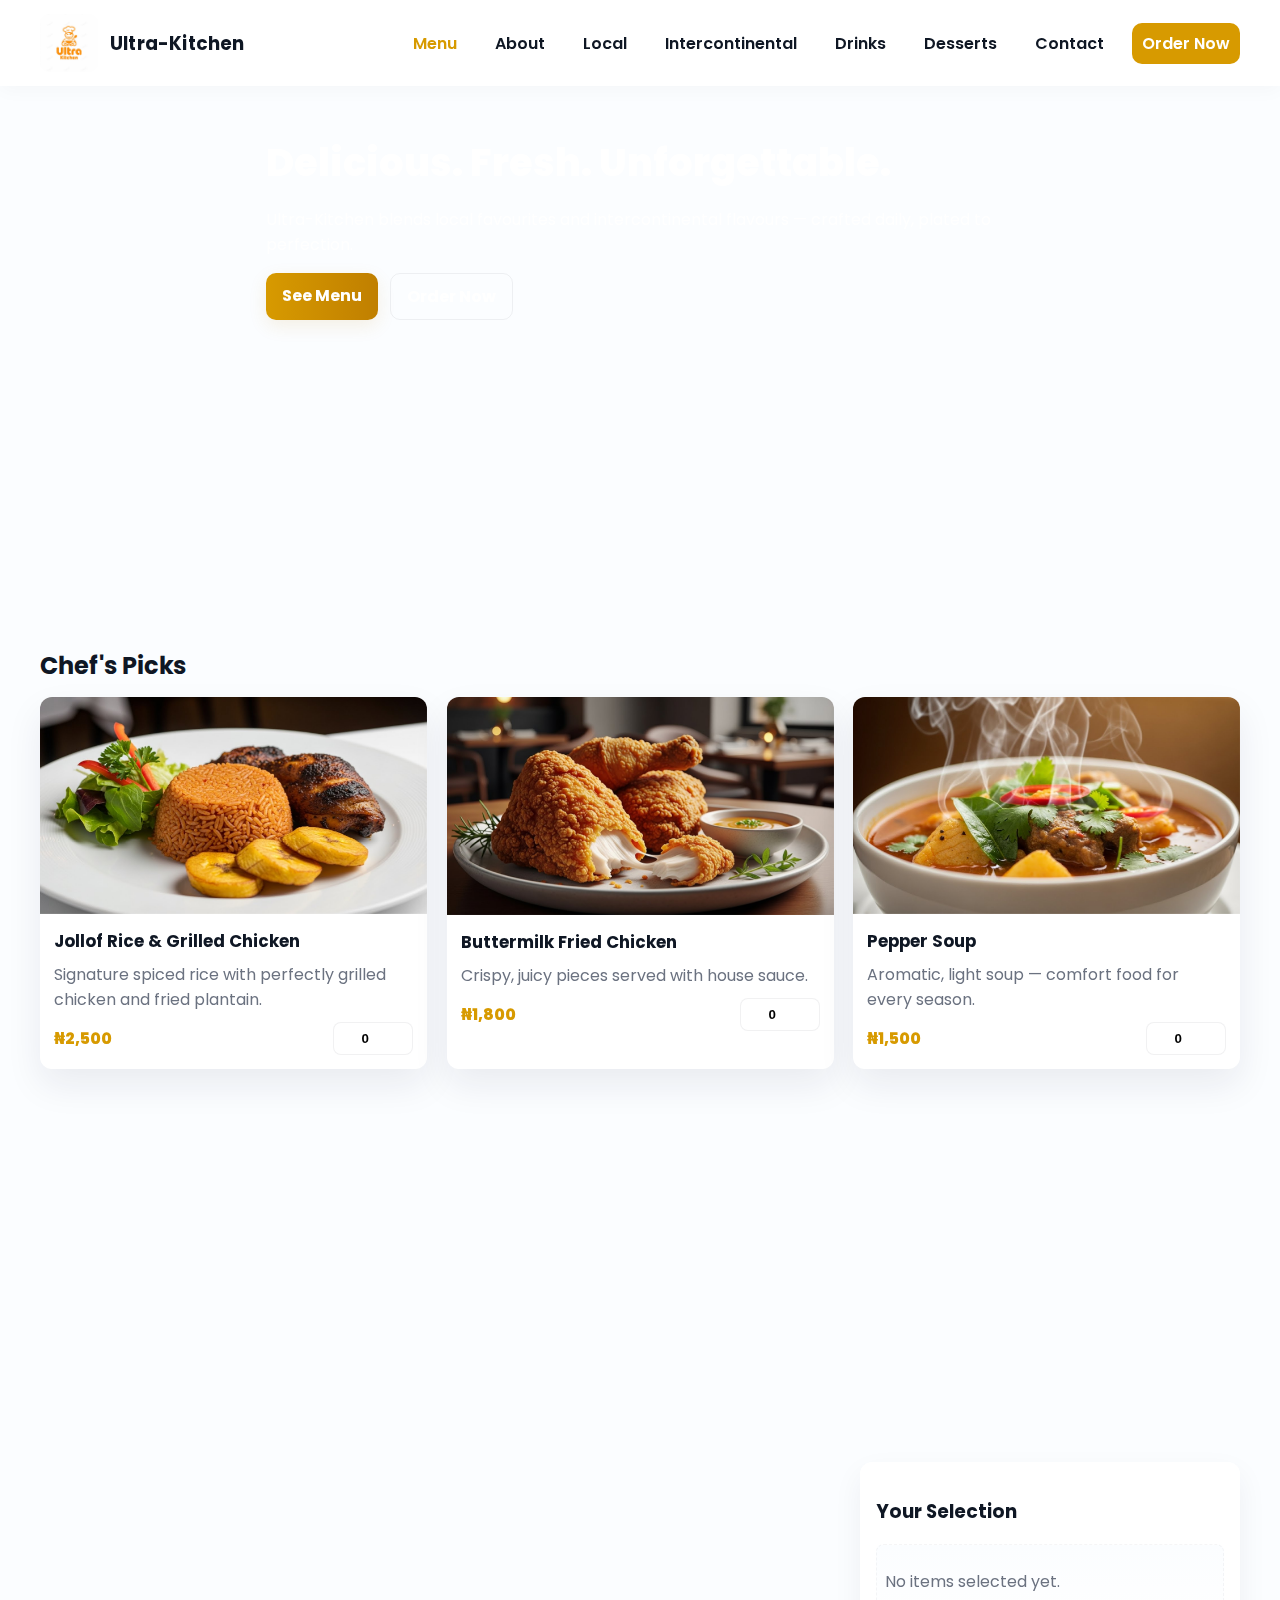
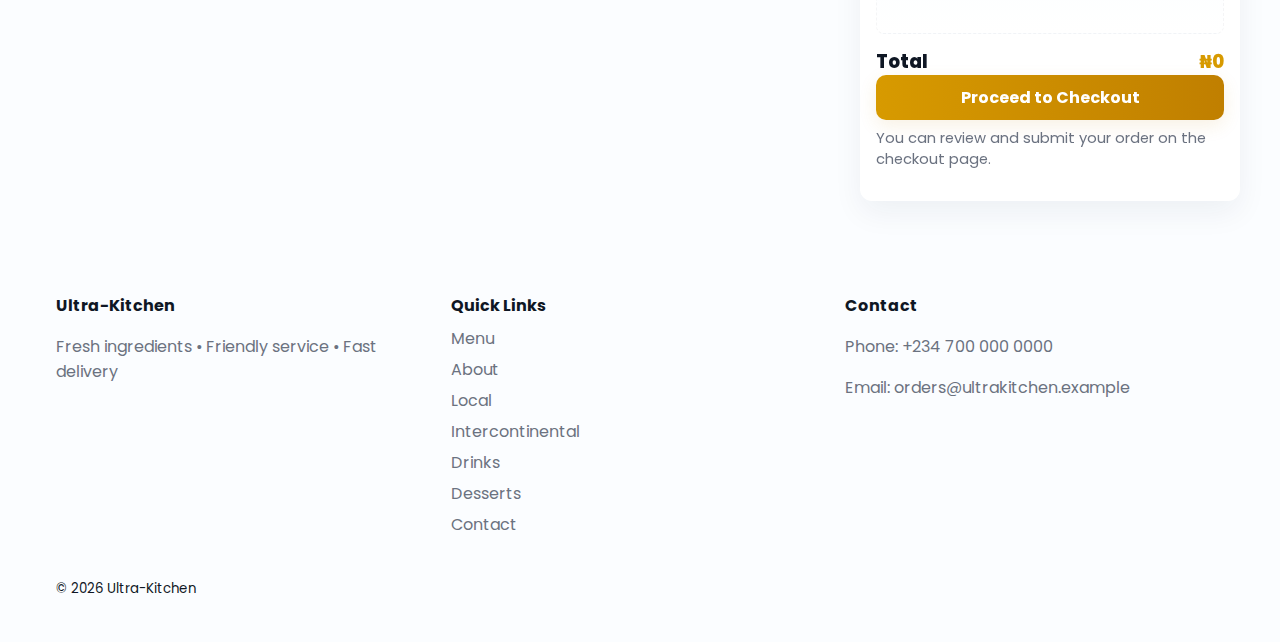
<file: index.html>
<!doctype html>
<html lang="en">

<head>
    <meta charset="utf-8" />
    <meta name="viewport" content="width=device-width,initial-scale=1" />
    <title>Ultra-Kitchen — Fresh & Flavorful</title>
    <link rel="stylesheet" href="./global.css">
    <meta name="description"
        content="Ultra-Kitchen — Local favourites, African specialties and Intercontinental dishes prepared fresh daily.">
</head>

<body>

    <!-- HEADER -->
    <header class="header">
        <div class="container header-inner">
            <a class="brand" href="index.html">
                <img class="logo" src="./images/ultra-kitchen-logo3.jpg" alt="Ultra-Kitchen Logo">
                <div class="title">Ultra-Kitchen</div>
            </a>

            <button class="menu-btn" id="menuBtn" aria-label="Toggle menu">☰</button>

            <nav class="nav" id="navMenu">
                <a href="./index.html" class="active">Menu</a>
                <a href="./otherpages.html/about.html">About</a>
                <a href="./otherpages.html/local.html">Local</a>
                <a href="./otherpages.html/intercontinental.html">Intercontinental</a>
                <a href="./otherpages.html/drinks.html">Drinks</a>
                <a href="./otherpages.html/desserts.html">Desserts</a>
                <a href="./otherpages.html/contacts.html">Contact</a>
                <a href="./otherpages.html/order.html" class="cta-apply">Order Now</a>
            </nav>
        </div>
    </header>

    <!-- CINEMATIC HERO (light theme with soft overlay) -->
    <section class="hero cinematic">
        <div class="hero-slide" style="background-image:url('./images/Image_fx\ \(52\).png')"></div>
        <div class="hero-overlay"></div>
        <div class="container hero-content">
            <h1 class="hero-title">Delicious. Fresh. Unforgettable.</h1>
            <p class="hero-sub">Ultra-Kitchen blends local favourites and intercontinental flavours — crafted daily,
                plated to perfection.</p>
            <div class="hero-ctas">
                <a href="#menu" class="btn btn-primary">See Menu</a>
                <a href="./otherpages.html/order.html" class="order-btn btn btn-outline">Order Now</a>
            </div>
        </div>
    </section>

    <!-- MAIN: Menu + Order summary card (on index it's informative) -->
    <main class="container section" id="menu">
        <h2 class="section-title">Chef's Picks</h2>

        <div class="menu-grid">
            <!-- Card 1 -->
            <article class="menu-card">
                <div class="menu-photo">
                    <img src="./images/Image_fx (38).png" alt="Jollof Rice and Chicken">
                </div>
                <div class="menu-body">
                    <h3>Jollof Rice & Grilled Chicken</h3>
                    <p class="muted">Signature spiced rice with perfectly grilled chicken and fried plantain.</p>
                    <div class="menu-meta">
                        <div class="price" data-price="2500">₦2,500</div>
                        <input class="qty" type="number" min="0" value="0" aria-label="Quantity for Jollof Rice">
                    </div>
                </div>
            </article>

            <!-- Card 2 -->
            <article class="menu-card">
                <div class="menu-photo">
                    <img src="./images/Image_fx (44).png" alt="Buttermilk Fried Chicken">
                </div>
                <div class="menu-body">
                    <h3>Buttermilk Fried Chicken</h3>
                    <p class="muted">Crispy, juicy pieces served with house sauce.</p>
                    <div class="menu-meta">
                        <div class="price" data-price="1800">₦1,800</div>
                        <input class="qty" type="number" min="0" value="0" aria-label="Quantity for Fried Chicken">
                    </div>
                </div>
            </article>

            <!-- Card 3 -->
            <article class="menu-card">
                <div class="menu-photo">
                    <img src="./images/Image_fx (45).png" alt="Pepper Soup">
                </div>
                <div class="menu-body">
                    <h3>Pepper Soup</h3>
                    <p class="muted">Aromatic, light soup — comfort food for every season.</p>
                    <div class="menu-meta">
                        <div class="price" data-price="1500">₦1,500</div>
                        <input class="qty" type="number" min="0" value="0" aria-label="Quantity for Pepper Soup">
                    </div>
                </div>
            </article>

            <!-- Card 4 -->
            <article class="menu-card">
                <div class="menu-photo">
                    <img src="./images/Image_fx (46).png" alt="Pasta Carbonara">
                </div>
                <div class="menu-body">
                    <h3>Pasta Carbonara</h3>
                    <p class="muted">Creamy carbonara with smoked bacon & parmesan.</p>
                    <div class="menu-meta">
                        <div class="price" data-price="3200">₦3,200</div>
                        <input class="qty" type="number" min="0" value="0" aria-label="Quantity for Pasta Carbonara">
                    </div>
                </div>
            </article>

            <!-- Card 5 -->
            <article class="menu-card">
                <div class="menu-photo">
                    <img src="./images/Image_fx (47).png" alt="Grilled Salmon">
                </div>
                <div class="menu-body">
                    <h3>Grilled Salmon</h3>
                    <p class="muted">Lemon-herb glazed salmon with seasonal vegetables.</p>
                    <div class="menu-meta">
                        <div class="price" data-price="4500">₦4,500</div>
                        <input class="qty" type="number" min="0" value="0" aria-label="Quantity for Grilled Salmon">
                    </div>
                </div>
            </article>

            <!-- Card 6 -->
            <article class="menu-card">
                <div class="menu-photo">
                    <img src="./images/Image_fx (48).png" alt="Classic Caesar Salad">
                </div>
                <div class="menu-body">
                    <h3>Classic Caesar Salad</h3>
                    <p class="muted">Romaine, parmesan, croutons and creamy dressing.</p>
                    <div class="menu-meta">
                        <div class="price" data-price="1200">₦1,200</div>
                        <input class="qty" type="number" min="0" value="0" aria-label="Quantity for Caesar Salad">
                    </div>
                </div>
            </article>
        </div>

        <!-- ORDER SUMMARY (small informative card on index; link to full order page) -->
        <aside class="order-panel">
            <div class="card">
                <h3>Your Selection</h3>
                <div class="order-list" aria-live="polite">
                    <p class="muted">Use quantities to build your order. Total updates instantly.</p>
                </div>

                <div class="order-total">
                    <div>Total</div>
                    <div class="total-amount">₦<span id="totalAmount">0</span></div>
                </div>

                <a href="./otherpages.html/order.html" class="btn btn-primary full-width">Proceed to Checkout</a>
                <p class="muted small" style="margin-top:8px">You can review and submit your order on the checkout page.
                </p>
            </div>
        </aside>
    </main>

    <!-- FOOTER -->
    <footer class="site-footer">
        <div class="container footer-grid">
            <div>
                <h4>Ultra-Kitchen</h4>
                <p class="muted">Fresh ingredients • Friendly service • Fast delivery</p>
            </div>
            <div>
                <h4>Quick Links</h4>
                <nav class="footer-nav">
                    <a href="./index.html">Menu</a>
                    <a href="./otherpages.html/about.html">About</a>
                    <a href="./otherpages.html/local.html">Local</a>
                    <a href="./otherpages.html/intercontinental.html">Intercontinental</a>
                    <a href="./otherpages.html/drinks.html">Drinks</a>
                    <a href="./otherpages.html/desserts.html" class="active">Desserts</a>
                    <a href="./otherpages.html/contacts.html">Contact</a>
                </nav>
            </div>
            <div>
                <h4>Contact</h4>
                <p class="muted">Phone: +234 700 000 0000</p>
                <p class="muted">Email: orders@ultrakitchen.example</p>
            </div>
        </div>

        <div class="container copyright">
            <small>© <span class="year"></span> Ultra-Kitchen</small>
        </div>
    </footer>

    <script src="./global.js" defer></script>
</body>

</html>
</file>
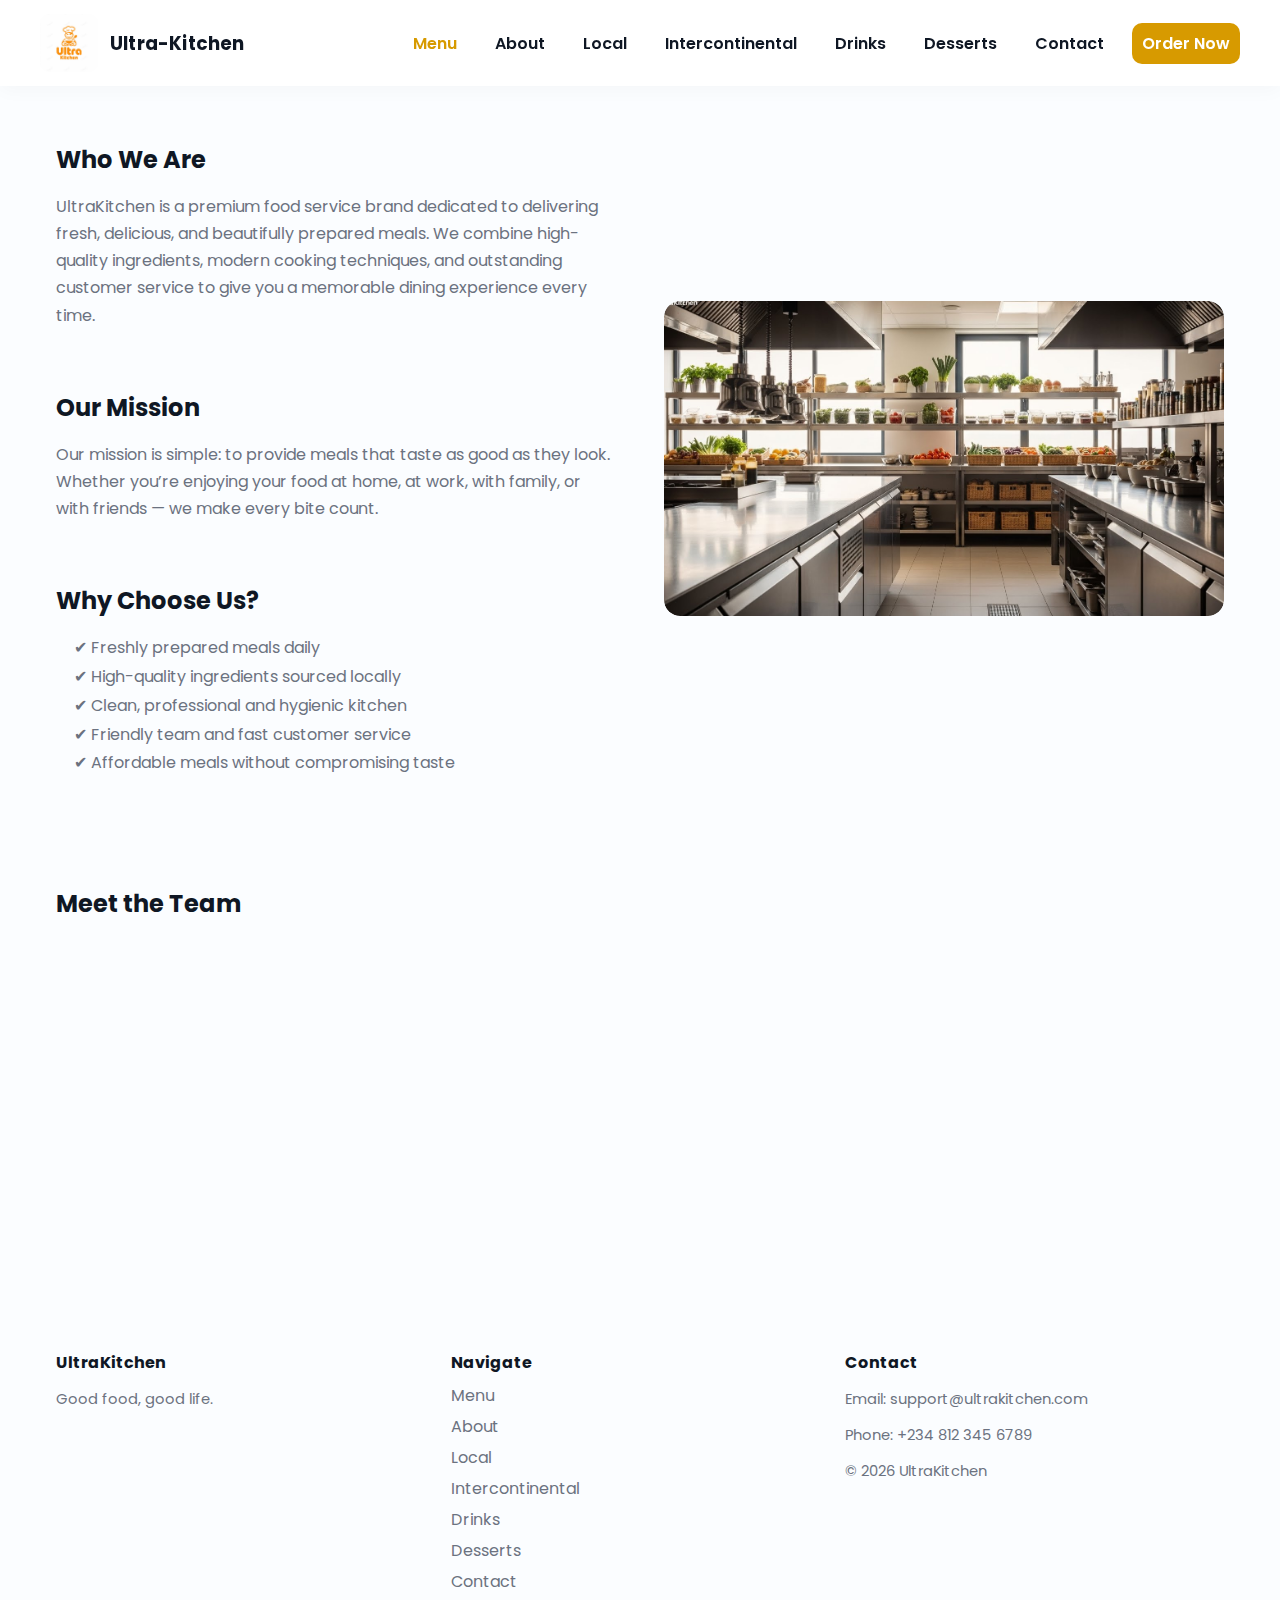
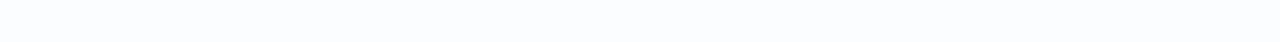
<file: otherpages.html/about.html>
<!DOCTYPE html>
<html lang="en">

<head>
    <meta charset="UTF-8">
    <meta name="viewport" content="width=device-width, initial-scale=1.0">
    <title>About — UltraKitchen</title>

    <!-- global stylesheet -->
    <link rel="stylesheet" href="../global.css">
</head>

<body>

    <!-- HEADER -->
    <header class="header">
        <div class="container header-inner">
            <a class="brand" href="../index.html">
                <img class="logo" src="../images/ultra-kitchen-logo3.jpg" alt="Ultra-Kitchen Logo">
                <div class="title">Ultra-Kitchen</div>
            </a>

            <button class="menu-btn" id="menuBtn" aria-label="Toggle menu">☰</button>

            <nav class="nav" id="navMenu">
                <a href="../index.html" class="active">Menu</a>
                <a href="./about.html">About</a>
                <a href="./local.html">Local</a>
                <a href="./intercontinental.html">Intercontinental</a>
                <a href="./drinks.html">Drinks</a>
                <a href="./desserts.html">Desserts</a>
                <a href="./contacts.html">Contact</a>
                <a href="./order.html" class="cta-apply">Order Now</a>
            </nav>
        </div>
    </header>



    <!-- HERO -->




    <!-- ABOUT MAIN CONTENT -->
    <section class="section about-section">
        <div class="container about-grid">

            <!-- LEFT: TEXT CONTENT -->
            <div class="about-text">
                <h2 class="section-title">Who We Are</h2>

                <p class="muted" style="line-height: 1.7;">
                    UltraKitchen is a premium food service brand dedicated to delivering fresh, delicious,
                    and beautifully prepared meals. We combine high-quality ingredients, modern cooking
                    techniques, and outstanding customer service to give you a memorable dining experience
                    every time.
                </p>

                <br>

                <h2 class="section-title">Our Mission</h2>

                <p class="muted" style="line-height: 1.7;">
                    Our mission is simple: to provide meals that taste as good as they look. Whether you’re
                    enjoying your food at home, at work, with family, or with friends — we make every bite
                    count.
                </p>

                <br>

                <h2 class="section-title">Why Choose Us?</h2>

                <ul class="muted" style="line-height: 1.8; padding-left: 18px;">
                    <li>✔ Freshly prepared meals daily</li>
                    <li>✔ High-quality ingredients sourced locally</li>
                    <li>✔ Clean, professional and hygienic kitchen</li>
                    <li>✔ Friendly team and fast customer service</li>
                    <li>✔ Affordable meals without compromising taste</li>
                </ul>
            </div>

            <!-- RIGHT: IMAGE -->
            <div class="about-image-wrapper">
                <img src="../images/Image_fx (54).png" alt="UltraKitchen Modern Kitchen" class="about-image">
            </div>

        </div>
    </section>




    <!-- TEAM SECTION -->
    <section class="section">
        <div class="container">
            <h2 class="section-title">Meet the Team</h2>

            <div class="menu-grid">

                <div class="menu-card">
                    <div class="menu-photo">
                        <img src="../images/Image_fx (56).png" alt="Head Chef">
                    </div>
                    <div class="menu-body">
                        <h3>Chef Amanda</h3>
                        <p class="muted">Head Chef & Menu Creator</p>
                    </div>
                </div>

                <div class="menu-card">
                    <div class="menu-photo">
                        <img src="../images/Image_fx (55).png" alt="Sous Chef">
                    </div>
                    <div class="menu-body">
                        <h3>Chef Daniel</h3>
                        <p class="muted">Sous Chef & Quality Control</p>
                    </div>
                </div>

                <div class="menu-card">
                    <div class="menu-photo">
                        <img src="../images/Image_fx (57).png" alt="Customer Relations">
                    </div>
                    <div class="menu-body">
                        <h3>Mr. Johnson</h3>
                        <p class="muted">Customer Relations Manager</p>
                    </div>
                </div>

            </div>
        </div>
    </section>



    <!-- FOOTER -->
    <footer class="site-footer">
        <div class="container footer-grid">

            <div>
                <h4>UltraKitchen</h4>
                <p class="muted small">Good food, good life.</p>
            </div>

            <div>
                <h4>Navigate</h4>
                <div class="footer-nav">
                    <a href="../index.html">Menu</a>
                    <a href="./about.html">About</a>
                    <a href="./local.html">Local</a>
                    <a href="./intercontinental.html">Intercontinental</a>
                    <a href="./drinks.html">Drinks</a>
                    <a href="./desserts.html" class="active">Desserts</a>
                    <a href="./contacts.html">Contact</a>
                </div>
            </div>

            <div>
                <h4>Contact</h4>
                <p class="muted small">Email: support@ultrakitchen.com</p>
                <p class="muted small">Phone: +234 812 345 6789</p>
                <p class="muted small">© <span class="year"></span> UltraKitchen</p>
            </div>

        </div>
    </footer>

    <!-- global javascript -->
    <script src="../global.js"></script>

</body>

</html>
</file>
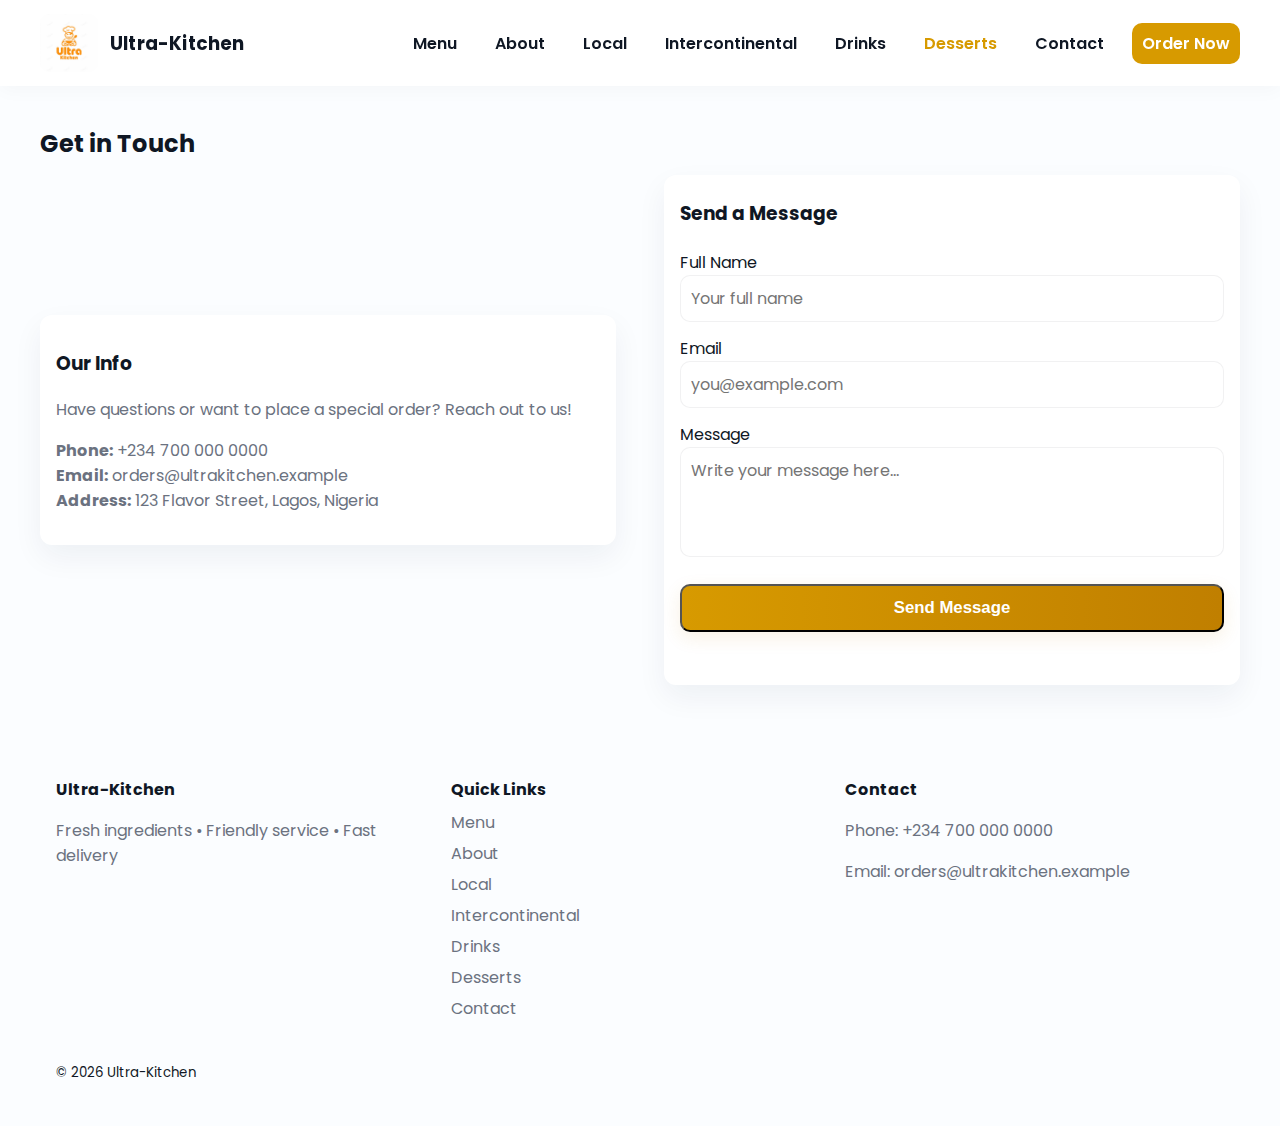
<file: otherpages.html/contacts.html>
<!doctype html>
<html lang="en">

<head>
  <meta charset="utf-8" />
  <meta name="viewport" content="width=device-width,initial-scale=1" />
  <title>Contact — Ultra-Kitchen</title>
  <link rel="stylesheet" href="../global.css">
</head>

<body>

  <!-- HEADER -->
  <header class="header">
    <div class="container header-inner">
      <a class="brand" href="../index.html">
        <img class="logo" src="../images/ultra-kitchen-logo3.jpg" alt="Ultra-Kitchen Logo">
        <div class="title">Ultra-Kitchen</div>
      </a>

      <button class="menu-btn" id="menuBtn">☰</button>

      <nav class="nav" id="navMenu">
        <a href="../index.html">Menu</a>
        <a href="./about.html">About</a>
        <a href="./local.html">Local</a>
        <a href="./intercontinental.html">Intercontinental</a>
        <a href="./drinks.html">Drinks</a>
        <a href="./desserts.html" class="active">Desserts</a>
        <a href="./contacts.html">Contact</a>
        <a href="./order.html" class="cta-apply">Order Now</a>
      </nav>
    </div>
  </header>

  <!-- MAIN CONTACT SECTION -->
  <main class="container section contact-page">
    <h2 class="section-title">Get in Touch</h2>

    <div class="about-grid">

      <!-- CONTACT INFO -->
      <aside class="card">
        <h3>Our Info</h3>
        <p class="muted">Have questions or want to place a special order? Reach out to us!</p>

        <ul class="muted" style="padding-left:0;">
          <li><strong>Phone:</strong> +234 700 000 0000</li>
          <li><strong>Email:</strong> orders@ultrakitchen.example</li>
          <li><strong>Address:</strong> 123 Flavor Street, Lagos, Nigeria</li>
        </ul>
      </aside>

      <!-- CONTACT FORM -->
      <form class="card checkout-form" id="contactForm">
        <h3>Send a Message</h3>

        <label>
          Full Name
          <input type="text" name="name" required placeholder="Your full name">
        </label>

        <label>
          Email
          <input type="email" name="email" required placeholder="you@example.com">
        </label>

        <label>
          Message
          <textarea name="message" required placeholder="Write your message here..."></textarea>
        </label>

        <button type="submit" class="btn btn-primary full-width">Send Message</button>
        <p id="contactFeedback" class="muted small" style="margin-top:8px"></p>
      </form>

    </div>
  </main>

  <!-- FOOTER -->
  <footer class="site-footer">
    <div class="container footer-grid">
      <div>
        <h4>Ultra-Kitchen</h4>
        <p class="muted">Fresh ingredients • Friendly service • Fast delivery</p>
      </div>
      <div>
        <h4>Quick Links</h4>
        <nav class="footer-nav">
          <a href="../index.html">Menu</a>
          <a href="./about.html">About</a>
          <a href="./local.html">Local</a>
          <a href="./intercontinental.html">Intercontinental</a>
          <a href="./drinks.html">Drinks</a>
          <a href="./desserts.html">Desserts</a>
          <a href="./contacts.html" class="active">Contact</a>
        </nav>
      </div>
      <div>
        <h4>Contact</h4>
        <p class="muted">Phone: +234 700 000 0000</p>
        <p class="muted">Email: orders@ultrakitchen.example</p>
      </div>
    </div>

    <div class="container copyright">
      <small>© <span class="year"></span> Ultra-Kitchen</small>
    </div>
  </footer>

  <script src="../global.js" defer></script>
  <script>
    document.addEventListener('DOMContentLoaded', () => {
      const form = document.getElementById('contactForm');
      const feedback = document.getElementById('contactFeedback');

      form.addEventListener('submit', e => {
        e.preventDefault();

        const name = form.name.value.trim();
        const email = form.email.value.trim();
        const message = form.message.value.trim();

        if (!name || !email || !message) {
          feedback.textContent = "Please fill in all fields.";
          return;
        }

        // Log for now; replace with backend/API later
        console.log({ name, email, message });

        feedback.textContent = "Your message has been sent. Thank you!";
        form.reset();
      });
    });
  </script>
</body>

</html>
</file>
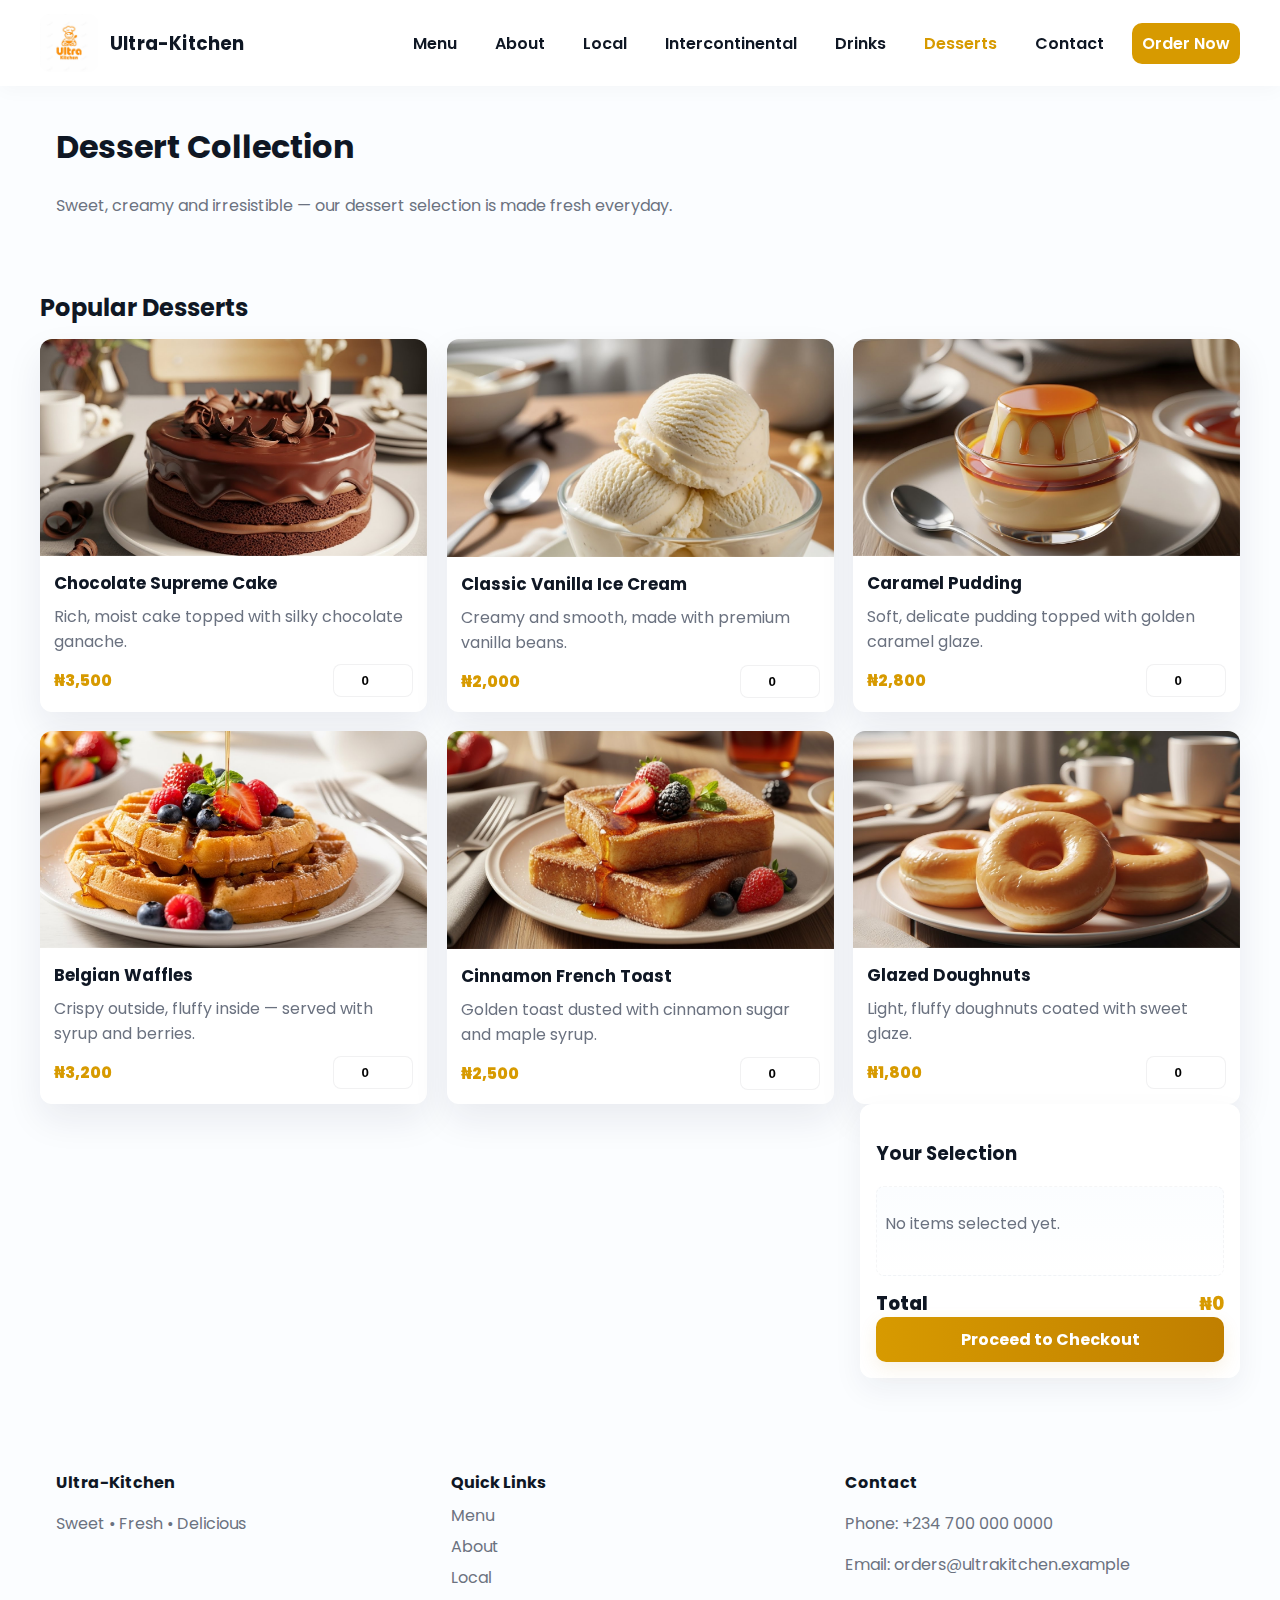
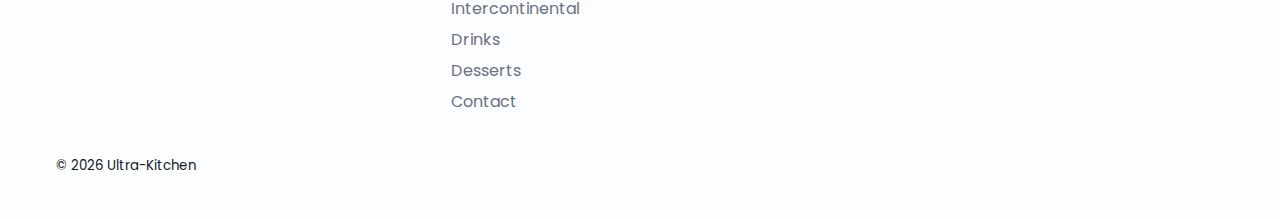
<file: otherpages.html/desserts.html>
<!doctype html>
<html lang="en">

<head>
    <meta charset="utf-8" />
    <meta name="viewport" content="width=device-width,initial-scale=1" />
    <title>Desserts — Ultra-Kitchen</title>
    <link rel="stylesheet" href="../global.css">
    <link rel="shortcut icon" href="../images/ultra-kitchen-logo3.jpg" type="image/x-icon">
    <meta name="description" content="Ultra-Kitchen — Sweet treats and desserts prepared fresh daily.">
</head>

<body>

    <!-- HEADER -->
    <header class="header">
        <div class="container header-inner">
            <a class="brand" href="../index.html">
                <img class="logo" src="../images/ultra-kitchen-logo3.jpg" alt="Ultra-Kitchen Logo">
                <div class="title">Ultra-Kitchen</div>
            </a>

            <button class="menu-btn" id="menuBtn" aria-label="Toggle menu">☰</button>

            <nav class="nav" id="navMenu">
                <a href="../index.html">Menu</a>
                <a href="./about.html">About</a>
                <a href="./local.html">Local</a>
                <a href="./intercontinental.html">Intercontinental</a>
                <a href="./drinks.html">Drinks</a>
                <a href="./desserts.html" class="active">Desserts</a>
                <a href="./contacts.html">Contact</a>
                <a href="order.html" class="cta-apply">Order Now</a>
            </nav>
        </div>
    </header>

    <!-- HERO (simple light hero for categories) -->
    <section class="category-hero">
        <div class="container">
            <h1>Dessert Collection</h1>
            <p class="muted">Sweet, creamy and irresistible — our dessert selection is made fresh everyday.</p>
        </div>
    </section>

    <!-- MAIN SECTION -->
    <main class="container section">
        <h2 class="section-title">Popular Desserts</h2>

        <div class="menu-grid">

            <!-- Card 1 -->
            <article class="menu-card">
                <div class="menu-photo">
                    <img src="../images/Image_fx (71).png" alt="Chocolate Supreme Cake">
                </div>
                <div class="menu-body">
                    <h3>Chocolate Supreme Cake</h3>
                    <p class="muted">Rich, moist cake topped with silky chocolate ganache.</p>
                    <div class="menu-meta">
                        <div class="price" data-price="3500">₦3,500</div>
                        <input class="qty" type="number" min="0" value="0">
                    </div>
                </div>
            </article>

            <!-- Card 2 -->
            <article class="menu-card">
                <div class="menu-photo">
                    <img src="../images/Image_fx (72).png" alt="Classic Vanilla Ice Cream">
                </div>
                <div class="menu-body">
                    <h3>Classic Vanilla Ice Cream</h3>
                    <p class="muted">Creamy and smooth, made with premium vanilla beans.</p>
                    <div class="menu-meta">
                        <div class="price" data-price="2000">₦2,000</div>
                        <input class="qty" type="number" min="0" value="0">
                    </div>
                </div>
            </article>

            <!-- Card 3 -->
            <article class="menu-card">
                <div class="menu-photo">
                    <img src="../images/Image_fx (73).png" alt="Caramel Pudding">
                </div>
                <div class="menu-body">
                    <h3>Caramel Pudding</h3>
                    <p class="muted">Soft, delicate pudding topped with golden caramel glaze.</p>
                    <div class="menu-meta">
                        <div class="price" data-price="2800">₦2,800</div>
                        <input class="qty" type="number" min="0" value="0">
                    </div>
                </div>
            </article>

            <!-- Card 4 -->
            <article class="menu-card">
                <div class="menu-photo">
                    <img src="../images/Image_fx (74).png" alt="Belgian Waffles">
                </div>
                <div class="menu-body">
                    <h3>Belgian Waffles</h3>
                    <p class="muted">Crispy outside, fluffy inside — served with syrup and berries.</p>
                    <div class="menu-meta">
                        <div class="price" data-price="3200">₦3,200</div>
                        <input class="qty" type="number" min="0" value="0">
                    </div>
                </div>
            </article>

            <!-- Card 5 -->
            <article class="menu-card">
                <div class="menu-photo">
                    <img src="../images/Image_fx (76).png" alt="Cinnamon French Toast">
                </div>
                <div class="menu-body">
                    <h3>Cinnamon French Toast</h3>
                    <p class="muted">Golden toast dusted with cinnamon sugar and maple syrup.</p>
                    <div class="menu-meta">
                        <div class="price" data-price="2500">₦2,500</div>
                        <input class="qty" type="number" min="0" value="0">
                    </div>
                </div>
            </article>

            <!-- Card 6 -->
            <article class="menu-card">
                <div class="menu-photo">
                    <img src="../images/Image_fx (75).png" alt="Glazed Doughnuts">
                </div>
                <div class="menu-body">
                    <h3>Glazed Doughnuts</h3>
                    <p class="muted">Light, fluffy doughnuts coated with sweet glaze.</p>
                    <div class="menu-meta">
                        <div class="price" data-price="1800">₦1,800</div>
                        <input class="qty" type="number" min="0" value="0">
                    </div>
                </div>
            </article>

        </div>

        <!-- ORDER SUMMARY -->
        <aside class="order-panel">
            <div class="card">
                <h3>Your Selection</h3>
                <div class="order-list" aria-live="polite">
                    <p class="muted">Select quantities to build your order. Total updates automatically.</p>
                </div>

                <div class="order-total">
                    <div>Total</div>
                    <div class="total-amount">₦<span id="totalAmount">0</span></div>
                </div>

                <a href="order.html" class="btn btn-primary full-width">Proceed to Checkout</a>
            </div>
        </aside>

    </main>

    <!-- FOOTER -->
    <footer class="site-footer">
        <div class="container footer-grid">
            <div>
                <h4>Ultra-Kitchen</h4>
                <p class="muted">Sweet • Fresh • Delicious</p>
            </div>

            <div>
                <h4>Quick Links</h4>
                <nav class="footer-nav">
                    <a href="../index.html">Menu</a>
                    <a href="./about.html">About</a>
                    <a href="./local.html">Local</a>
                    <a href="./intercontinental.html">Intercontinental</a>
                    <a href="./drinks.html">Drinks</a>
                    <a href="./desserts.html" class="active">Desserts</a>
                    <a href="./contacts.html">Contact</a>
                </nav>
            </div>

            <div>
                <h4>Contact</h4>
                <p class="muted">Phone: +234 700 000 0000</p>
                <p class="muted">Email: orders@ultrakitchen.example</p>
            </div>
        </div>

        <div class="container copyright">
            <small>© <span class="year"></span> Ultra-Kitchen</small>
        </div>
    </footer>

    <script src="../global.js" defer></script>
</body>

</html>
</file>
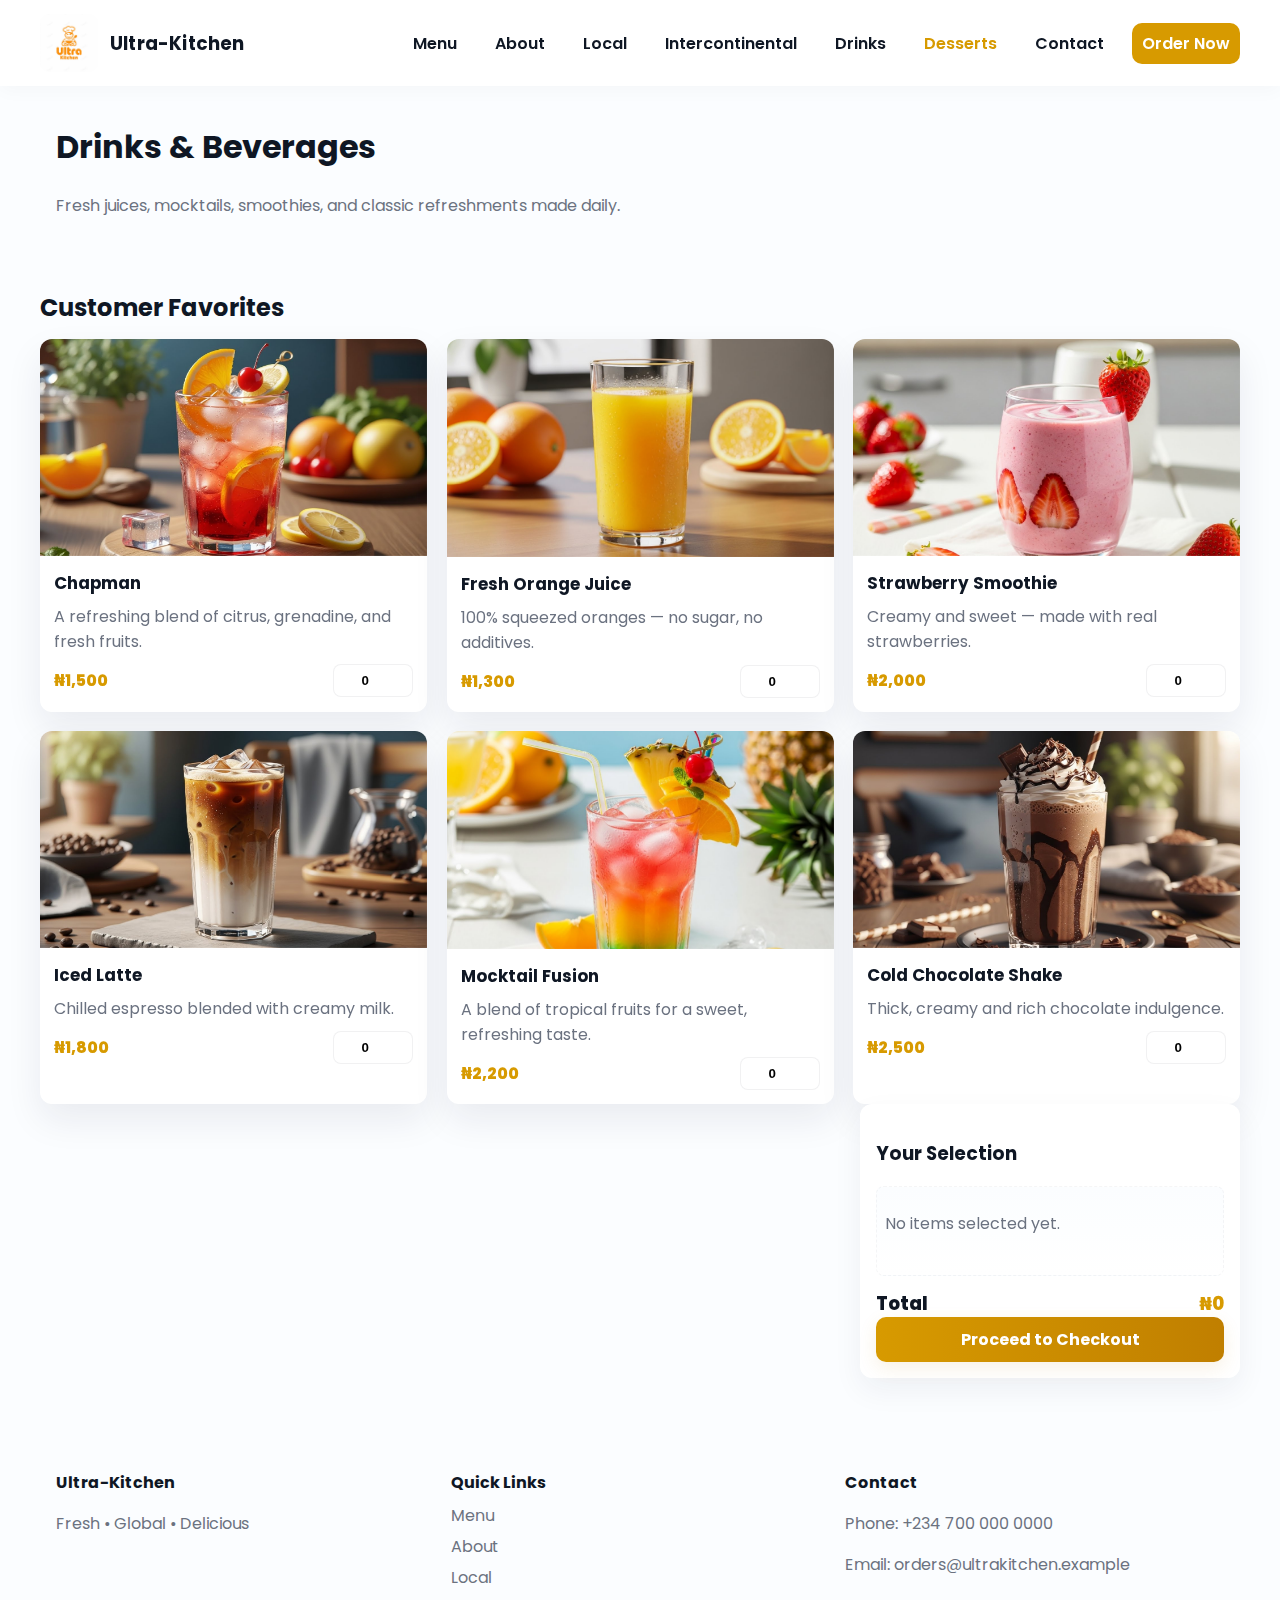
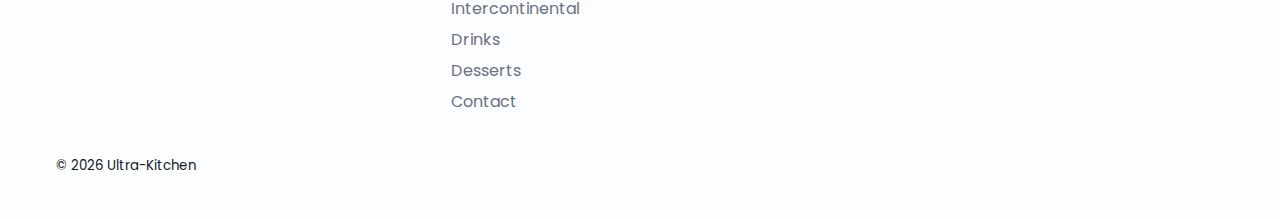
<file: otherpages.html/drinks.html>
<!doctype html>
<html lang="en">

<head>
    <meta charset="utf-8" />
    <meta name="viewport" content="width=device-width,initial-scale=1" />
    <title>Drinks — Ultra-Kitchen</title>
    <link rel="stylesheet" href="../global.css">
    <meta name="description" content="Refreshing beverages and signature Ultra-Kitchen drinks.">
</head>

<body>

    <!-- HEADER -->
    <header class="header">
        <div class="container header-inner">
            <a class="brand" href="../index.html">
                <img class="logo" src="../images/ultra-kitchen-logo3.jpg" alt="Ultra-Kitchen Logo">
                <div class="title">Ultra-Kitchen</div>
            </a>

            <button class="menu-btn" id="menuBtn" aria-label="Toggle menu">☰</button>

            <nav class="nav" id="navMenu">
                <a href="../index.html">Menu</a>
                <a href="./about.html">About</a>
                <a href="./local.html">Local</a>
                <a href="./intercontinental.html">Intercontinental</a>
                <a href="./drinks.html">Drinks</a>
                <a href="./desserts.html" class="active">Desserts</a>
                <a href="./contacts.html">Contact</a>
                <a href="./order.html" class="cta-apply">Order Now</a>
            </nav>
        </div>
    </header>

    <!-- HERO -->
    <section class="category-hero">
        <div class="container">
            <h1>Drinks & Beverages</h1>
            <p class="muted">Fresh juices, mocktails, smoothies, and classic refreshments made daily.</p>
        </div>
    </section>

    <!-- MAIN -->
    <main class="container section">
        <h2 class="section-title">Customer Favorites</h2>

        <div class="menu-grid">

            <!-- Drink 1 -->
            <article class="menu-card">
                <div class="menu-photo">
                    <img src="../images/Image_fx (65).png" alt="Chapman">
                </div>
                <div class="menu-body">
                    <h3>Chapman</h3>
                    <p class="muted">A refreshing blend of citrus, grenadine, and fresh fruits.</p>
                    <div class="menu-meta">
                        <div class="price" data-price="1500">₦1,500</div>
                        <input class="qty" type="number" min="0" value="0">
                    </div>
                </div>
            </article>

            <!-- Drink 2 -->
            <article class="menu-card">
                <div class="menu-photo">
                    <img src="../images/Image_fx (66).png" alt="Fresh Orange Juice">
                </div>
                <div class="menu-body">
                    <h3>Fresh Orange Juice</h3>
                    <p class="muted">100% squeezed oranges — no sugar, no additives.</p>
                    <div class="menu-meta">
                        <div class="price" data-price="1300">₦1,300</div>
                        <input class="qty" type="number" min="0" value="0">
                    </div>
                </div>
            </article>

            <!-- Drink 3 -->
            <article class="menu-card">
                <div class="menu-photo">
                    <img src="../images/Image_fx (67).png" alt="Strawberry Smoothie">
                </div>
                <div class="menu-body">
                    <h3>Strawberry Smoothie</h3>
                    <p class="muted">Creamy and sweet — made with real strawberries.</p>
                    <div class="menu-meta">
                        <div class="price" data-price="2000">₦2,000</div>
                        <input class="qty" type="number" min="0" value="0">
                    </div>
                </div>
            </article>

            <!-- Drink 4 -->
            <article class="menu-card">
                <div class="menu-photo">
                    <img src="../images/Image_fx (68).png" alt="Iced Latte">
                </div>
                <div class="menu-body">
                    <h3>Iced Latte</h3>
                    <p class="muted">Chilled espresso blended with creamy milk.</p>
                    <div class="menu-meta">
                        <div class="price" data-price="1800">₦1,800</div>
                        <input class="qty" type="number" min="0" value="0">
                    </div>
                </div>
            </article>

            <!-- Drink 5 -->
            <article class="menu-card">
                <div class="menu-photo">
                    <img src="../images/Image_fx (69).png" alt="Mocktail Fusion">
                </div>
                <div class="menu-body">
                    <h3>Mocktail Fusion</h3>
                    <p class="muted">A blend of tropical fruits for a sweet, refreshing taste.</p>
                    <div class="menu-meta">
                        <div class="price" data-price="2200">₦2,200</div>
                        <input class="qty" type="number" min="0" value="0">
                    </div>
                </div>
            </article>

            <!-- Drink 6 -->
            <article class="menu-card">
                <div class="menu-photo">
                    <img src="../images/Image_fx (70).png" alt="Cold Chocolate Shake">
                </div>
                <div class="menu-body">
                    <h3>Cold Chocolate Shake</h3>
                    <p class="muted">Thick, creamy and rich chocolate indulgence.</p>
                    <div class="menu-meta">
                        <div class="price" data-price="2500">₦2,500</div>
                        <input class="qty" type="number" min="0" value="0">
                    </div>
                </div>
            </article>

        </div>

        <!-- ORDER SUMMARY -->
        <aside class="order-panel">
            <div class="card">
                <h3>Your Selection</h3>
                <div class="order-list" aria-live="polite">
                    <p class="muted">Adjust quantities to build your drink orders.</p>
                </div>

                <div class="order-total">
                    <div>Total</div>
                    <div class="total-amount">₦<span id="totalAmount">0</span></div>
                </div>

                <a href="order.html" class="btn btn-primary full-width">Proceed to Checkout</a>
            </div>
        </aside>

    </main>

    <!-- FOOTER -->
    <footer class="site-footer">
        <div class="container footer-grid">
            <div>
                <h4>Ultra-Kitchen</h4>
                <p class="muted">Fresh • Global • Delicious</p>
            </div>

            <div>
                <h4>Quick Links</h4>
                <nav class="footer-nav">
                    <a href="../index.html">Menu</a>
                    <a href="./about.html">About</a>
                    <a href="./local.html">Local</a>
                    <a href="./intercontinental.html">Intercontinental</a>
                    <a href="./drinks.html">Drinks</a>
                    <a href="./desserts.html" class="active">Desserts</a>
                    <a href="./contacts.html">Contact</a>
                </nav>
            </div>

            <div>
                <h4>Contact</h4>
                <p class="muted">Phone: +234 700 000 0000</p>
                <p class="muted">Email: orders@ultrakitchen.example</p>
            </div>
        </div>

        <div class="container copyright">
            <small>© <span class="year"></span> Ultra-Kitchen</small>
        </div>
    </footer>

    <script src="../global.js" defer></script>
</body>

</html>
</file>
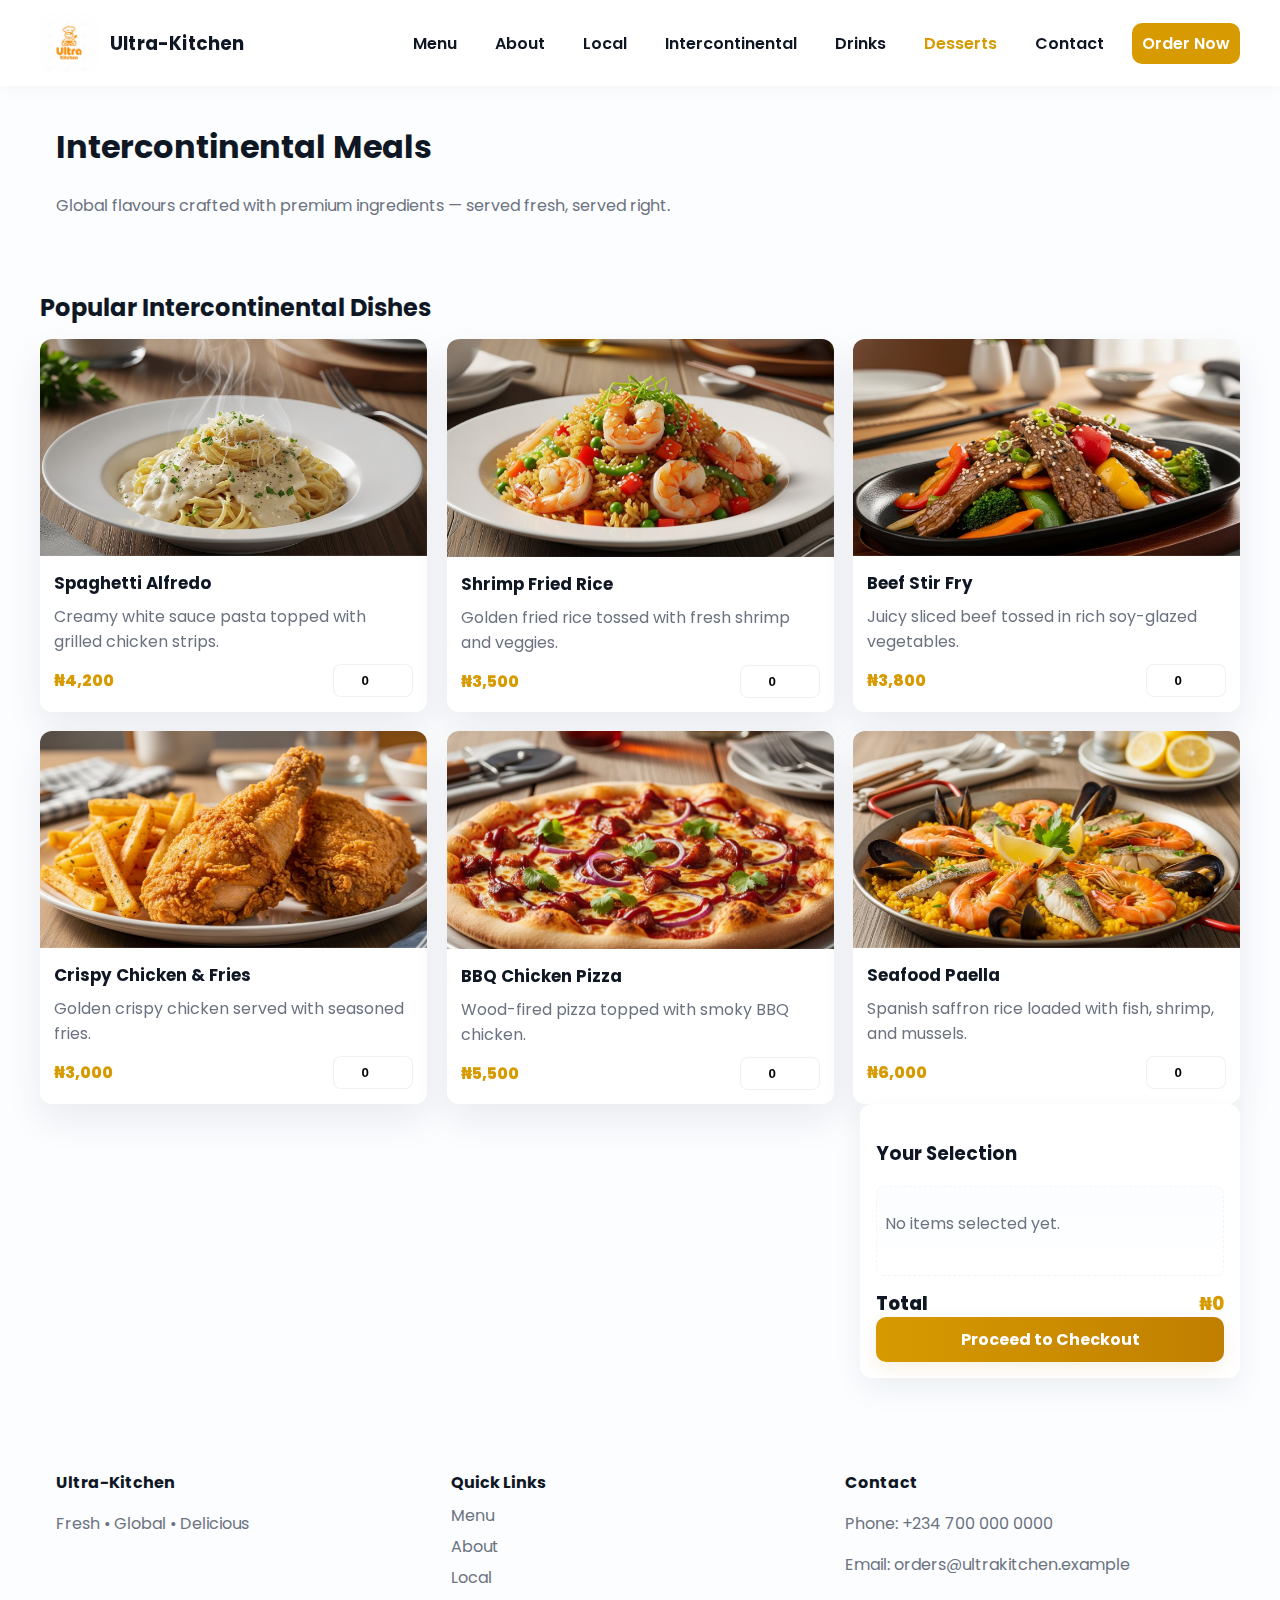
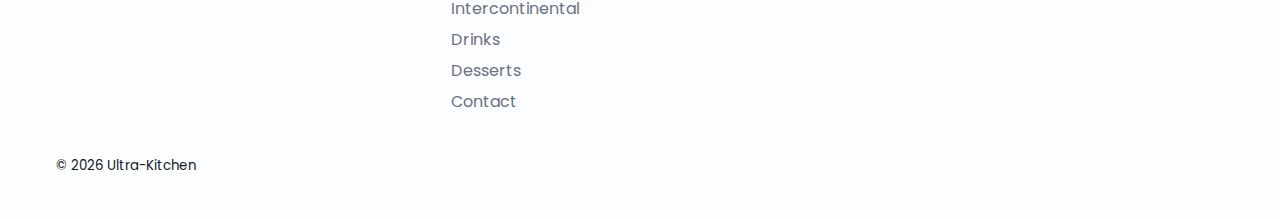
<file: otherpages.html/intercontinental.html>
<!doctype html>
<html lang="en">

<head>
    <meta charset="utf-8" />
    <meta name="viewport" content="width=device-width,initial-scale=1" />
    <title>Intercontinental Dishes — Ultra-Kitchen</title>
    <link rel="stylesheet" href="../global.css">
    <meta name="description"
        content="Ultra-Kitchen — Premium intercontinental meals prepared with international standards.">
</head>

<body>

    <!-- HEADER -->
    <header class="header">
        <div class="container header-inner">
            <a class="brand" href="../index.html">
                <img class="logo" src="../images/ultra-kitchen-logo3.jpg" alt="Ultra-Kitchen Logo">
                <div class="title">Ultra-Kitchen</div>
            </a>

            <button class="menu-btn" id="menuBtn" aria-label="Toggle menu">☰</button>

            <nav class="nav" id="navMenu">
                <a href="../index.html">Menu</a>
                <a href="./about.html">About</a>
                <a href="./local.html">Local</a>
                <a href="./intercontinental.html">Intercontinental</a>
                <a href="./drinks.html">Drinks</a>
                <a href="./desserts.html" class="active">Desserts</a>
                <a href="./contacts.html">Contact</a>
                <a href="./order.html" class="cta-apply">Order Now</a>
            </nav>
        </div>
    </header>

    <!-- HERO (simple light hero for categories) -->
    <section class="category-hero">
        <div class="container">
            <h1>Intercontinental Meals</h1>
            <p class="muted">Global flavours crafted with premium ingredients — served fresh, served right.</p>
        </div>
    </section>

    <!-- MAIN SECTION -->
    <main class="container section">
        <h2 class="section-title">Popular Intercontinental Dishes</h2>

        <div class="menu-grid">

            <!-- Card 1 -->
            <article class="menu-card">
                <div class="menu-photo">
                    <img src="../images/Image_fx (60).png" alt="Spaghetti Alfredo">
                </div>
                <div class="menu-body">
                    <h3>Spaghetti Alfredo</h3>
                    <p class="muted">Creamy white sauce pasta topped with grilled chicken strips.</p>
                    <div class="menu-meta">
                        <div class="price" data-price="4200">₦4,200</div>
                        <input class="qty" type="number" min="0" value="0">
                    </div>
                </div>
            </article>

            <!-- Card 2 -->
            <article class="menu-card">
                <div class="menu-photo">
                    <img src="../images/Image_fx (59).png" alt="Shrimp Fried Rice">
                </div>
                <div class="menu-body">
                    <h3>Shrimp Fried Rice</h3>
                    <p class="muted">Golden fried rice tossed with fresh shrimp and veggies.</p>
                    <div class="menu-meta">
                        <div class="price" data-price="3500">₦3,500</div>
                        <input class="qty" type="number" min="0" value="0">
                    </div>
                </div>
            </article>

            <!-- Card 3 -->
            <article class="menu-card">
                <div class="menu-photo">
                    <img src="../images/Image_fx (61).png" alt="Beef Stir Fry">
                </div>
                <div class="menu-body">
                    <h3>Beef Stir Fry</h3>
                    <p class="muted">Juicy sliced beef tossed in rich soy-glazed vegetables.</p>
                    <div class="menu-meta">
                        <div class="price" data-price="3800">₦3,800</div>
                        <input class="qty" type="number" min="0" value="0">
                    </div>
                </div>
            </article>

            <!-- Card 4 -->
            <article class="menu-card">
                <div class="menu-photo">
                    <img src="../images/Image_fx (62).png" alt="Crispy Chicken & Fries">
                </div>
                <div class="menu-body">
                    <h3>Crispy Chicken & Fries</h3>
                    <p class="muted">Golden crispy chicken served with seasoned fries.</p>
                    <div class="menu-meta">
                        <div class="price" data-price="3000">₦3,000</div>
                        <input class="qty" type="number" min="0" value="0">
                    </div>
                </div>
            </article>

            <!-- Card 5 -->
            <article class="menu-card">
                <div class="menu-photo">
                    <img src="../images/Image_fx (63).png" alt="BBQ Chicken Pizza">
                </div>
                <div class="menu-body">
                    <h3>BBQ Chicken Pizza</h3>
                    <p class="muted">Wood-fired pizza topped with smoky BBQ chicken.</p>
                    <div class="menu-meta">
                        <div class="price" data-price="5500">₦5,500</div>
                        <input class="qty" type="number" min="0" value="0">
                    </div>
                </div>
            </article>

            <!-- Card 6 -->
            <article class="menu-card">
                <div class="menu-photo">
                    <img src="../images/Image_fx (64).png" alt="Seafood Paella">
                </div>
                <div class="menu-body">
                    <h3>Seafood Paella</h3>
                    <p class="muted">Spanish saffron rice loaded with fish, shrimp, and mussels.</p>
                    <div class="menu-meta">
                        <div class="price" data-price="6000">₦6,000</div>
                        <input class="qty" type="number" min="0" value="0">
                    </div>
                </div>
            </article>

        </div>

        <!-- ORDER SUMMARY -->
        <aside class="order-panel">
            <div class="card">
                <h3>Your Selection</h3>
                <div class="order-list" aria-live="polite">
                    <p class="muted">Select quantities to build your order. Total updates automatically.</p>
                </div>

                <div class="order-total">
                    <div>Total</div>
                    <div class="total-amount">₦<span id="totalAmount">0</span></div>
                </div>

                <a href="order.html" class="btn btn-primary full-width">Proceed to Checkout</a>
            </div>
        </aside>

    </main>

    <!-- FOOTER -->
    <footer class="site-footer">
        <div class="container footer-grid">
            <div>
                <h4>Ultra-Kitchen</h4>
                <p class="muted">Fresh • Global • Delicious</p>
            </div>

            <div>
                <h4>Quick Links</h4>
                <nav class="footer-nav">
                    <a href="../index.html">Menu</a>
                    <a href="./about.html">About</a>
                    <a href="./local.html">Local</a>
                    <a href="./intercontinental.html">Intercontinental</a>
                    <a href="./drinks.html">Drinks</a>
                    <a href="./desserts.html" class="active">Desserts</a>
                    <a href="./contacts.html">Contact</a>
                </nav>
            </div>

            <div>
                <h4>Contact</h4>
                <p class="muted">Phone: +234 700 000 0000</p>
                <p class="muted">Email: orders@ultrakitchen.example</p>
            </div>
        </div>

        <div class="container copyright">
            <small>© <span class="year"></span> Ultra-Kitchen</small>
        </div>
    </footer>

    <script src="../global.js" defer></script>
</body>

</html>
</file>
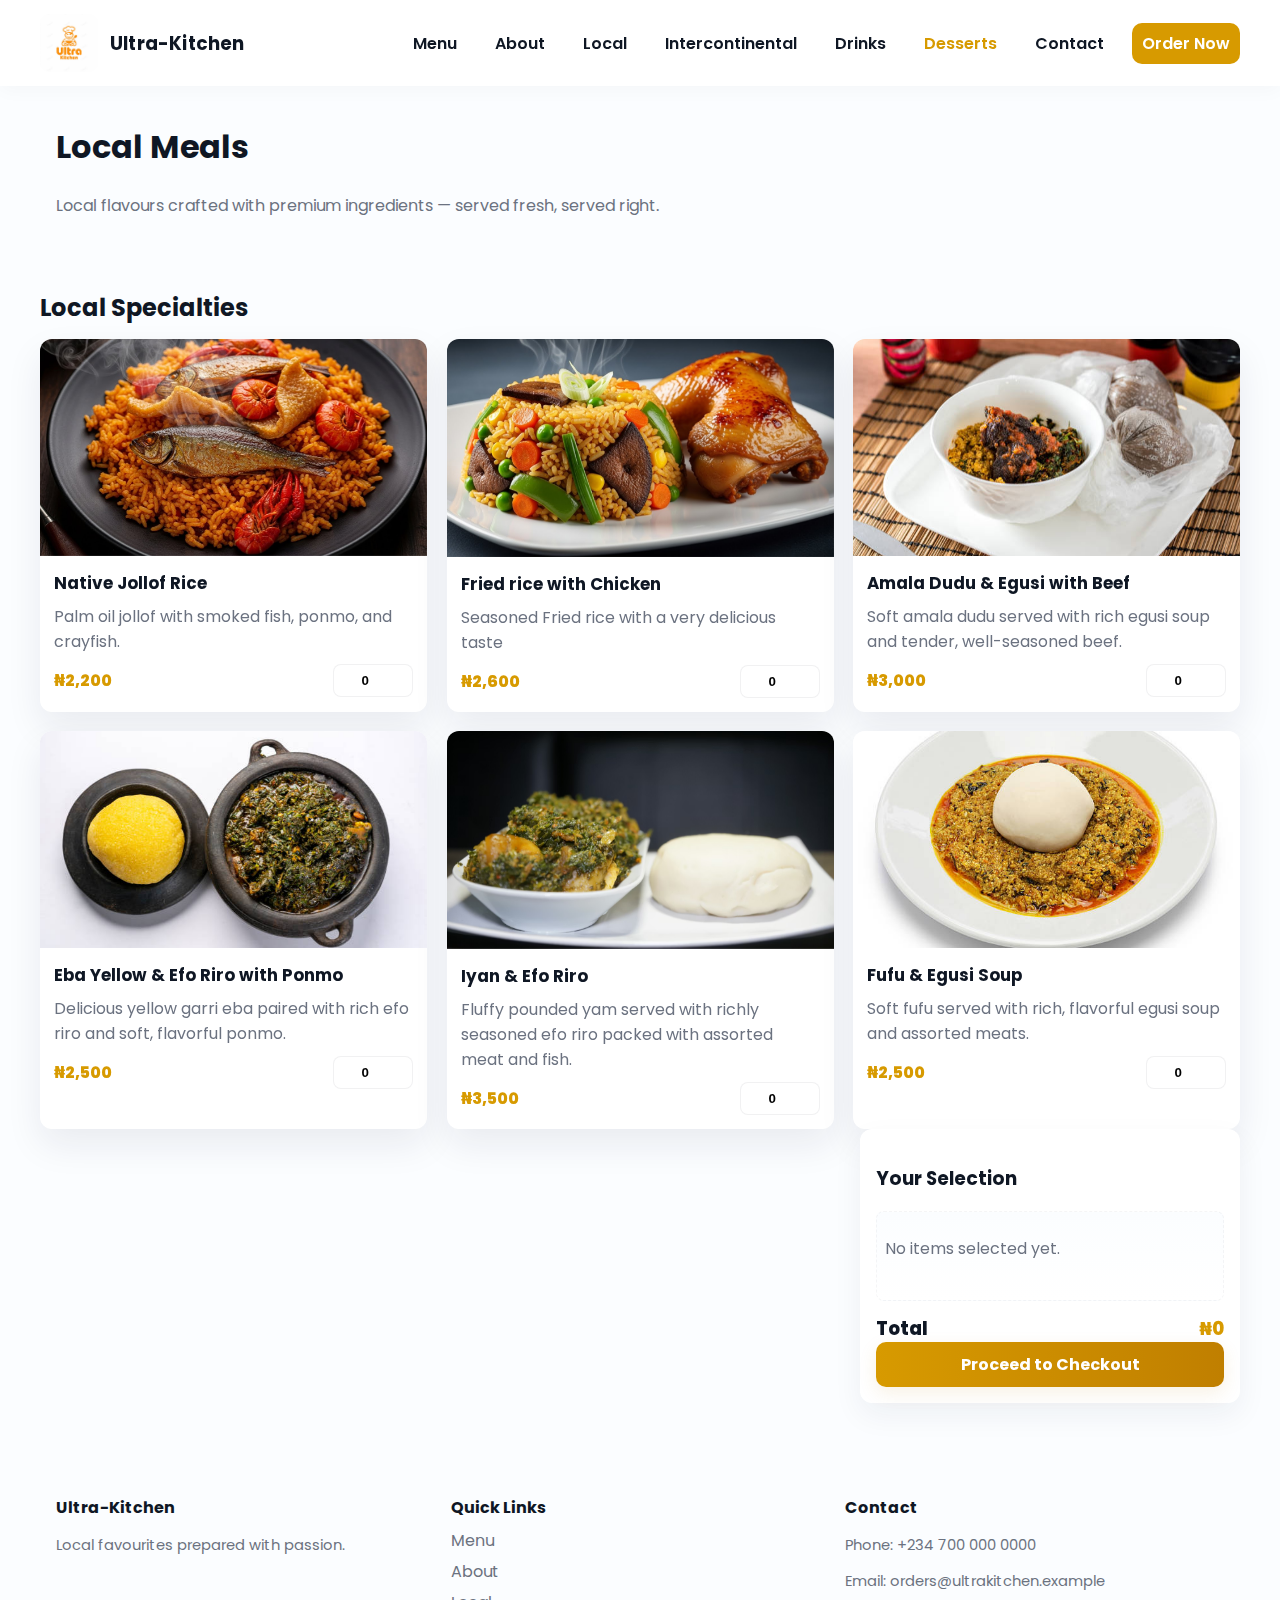
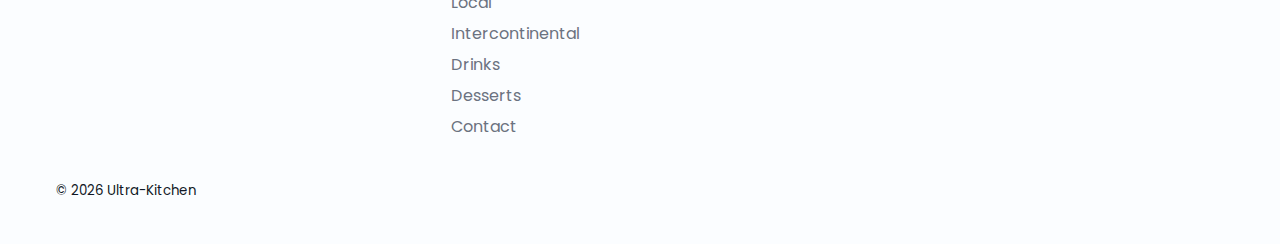
<file: otherpages.html/local.html>
<!doctype html>
<html lang="en">

<head>
    <meta charset="utf-8" />
    <meta name="viewport" content="width=device-width,initial-scale=1" />
    <title>Local Dishes — Ultra-Kitchen</title>
    <link rel="stylesheet" href="../global.css">
    <link rel="shortcut icon" href="../images/ultra-kitchen-logo3.jpg" type="image/x-icon">
    <meta name="description" content="Ultra-Kitchen — Authentic Nigerian local dishes prepared fresh daily.">
</head>

<body>

    <!-- HEADER -->
    <header class="header">
        <div class="container header-inner">
            <a class="brand" href="../index.html">
                <img class="logo" src="../images/ultra-kitchen-logo3.jpg" alt="Ultra-Kitchen Logo">
                <div class="title">Ultra-Kitchen</div>
            </a>

            <button class="menu-btn" id="menuBtn" aria-label="Toggle menu">☰</button>

            <nav class="nav" id="navMenu">
                <a href="../index.html">Menu</a>
                <a href="./about.html">About</a>
                <a href="./local.html">Local</a>
                <a href="./intercontinental.html">Intercontinental</a>
                <a href="./drinks.html">Drinks</a>
                <a href="./desserts.html" class="active">Desserts</a>
                <a href="./contacts.html">Contact</a>
                <a href="order.html" class="cta-apply">Order Now</a>
            </nav>
        </div>
    </header>


    <!-- HERO (Dark Local Food Theme, Not Too Dark) -->
    <section class="category-hero">
        <div class="container">
            <h1>Local Meals</h1>
            <p class="muted">Local flavours crafted with premium ingredients — served fresh, served right.</p>
        </div>
    </section>


    <!-- MAIN SECTION: Local Dishes -->
    <main class="container section" id="localMenu">
        <h2 class="section-title">Local Specialties</h2>

        <div class="menu-grid">

            <!-- CARD 4 -->
            <article class="menu-card">
                <div class="menu-photo">
                    <img src="../images/Image_fx (77).png" alt="Native Jollof (Palm Oil Rice)">
                </div>
                <div class="menu-body">
                    <h3>Native Jollof Rice</h3>
                    <p class="muted">Palm oil jollof with smoked fish, ponmo, and crayfish.</p>
                    <div class="menu-meta">
                        <div class="price" data-price="2200">₦2,200</div>
                        <input class="qty" type="number" min="0" value="0">
                    </div>
                </div>
            </article>

            <!-- CARD 6 -->
            <article class="menu-card">
                <div class="menu-photo">
                    <img src="../images/Image_fx (79).png" alt="Fried Rice with Chicken">
                </div>
                <div class="menu-body">
                    <h3>Fried rice with Chicken</h3>
                    <p class="muted">Seasoned Fried rice with a very delicious taste</p>
                    <div class="menu-meta">
                        <div class="price" data-price="2600">₦2,600</div>
                        <input class="qty" type="number" min="0" value="0">
                    </div>
                </div>
            </article>

            <!-- CARD 1 -->
            <article class="menu-card">
                <div class="menu-photo">
                    <img src="../images/amala-dudu.jpg" alt="Amala Dudu and Egusi with Beef">
                </div>
                <div class="menu-body">
                    <h3>Amala Dudu & Egusi with Beef</h3>
                    <p class="muted">Soft amala dudu served with rich egusi soup and tender, well-seasoned beef.</p>
                    <div class="menu-meta">
                        <div class="price" data-price="3000">₦3,000</div>
                        <input class="qty" type="number" min="0" value="0">
                    </div>
                </div>
            </article>


            <!-- CARD 2 -->
            <article class="menu-card">
                <div class="menu-photo">
                    <img src="../images/eba-yellow-with-efo.jpg" alt="Eba Yellow and Efo Riro with Ponmo">
                </div>
                <div class="menu-body">
                    <h3>Eba Yellow & Efo Riro with Ponmo</h3>
                    <p class="muted">Delicious yellow garri eba paired with rich efo riro and soft, flavorful ponmo.</p>
                    <div class="menu-meta">
                        <div class="price" data-price="2500">₦2,500</div>
                        <input class="qty" type="number" min="0" value="0">
                    </div>
                </div>
            </article>


            <!-- CARD 3 -->
            <article class="menu-card">
                <div class="menu-photo">
                    <img src="../images/Fufu-and-efor-riro.avif" alt="Iyan and Efo Riro">
                </div>
                <div class="menu-body">
                    <h3>Iyan & Efo Riro</h3>
                    <p class="muted">Fluffy pounded yam served with richly seasoned efo riro packed with assorted meat
                        and fish.</p>
                    <div class="menu-meta">
                        <div class="price" data-price="3500">₦3,500</div>
                        <input class="qty" type="number" min="0" value="0">
                    </div>
                </div>
            </article>




            <!-- CARD 5 -->
            <article class="menu-card">
                <div class="menu-photo">
                    <img src="../images/fufu-egusi.jpg" alt="Fufu and Egusi Soup">
                </div>
                <div class="menu-body">
                    <h3>Fufu & Egusi Soup</h3>
                    <p class="muted">Soft fufu served with rich, flavorful egusi soup and assorted meats.</p>
                    <div class="menu-meta">
                        <div class="price" data-price="2500">₦2,500</div>
                        <input class="qty" type="number" min="0" value="0">
                    </div>
                </div>
            </article>



        </div>


        <!-- ORDER SUMMARY -->
        <aside class="order-panel">
            <div class="card">
                <h3>Your Selection</h3>

                <div class="order-list" aria-live="polite">
                    <p class="muted">Adjust quantities to build your order. Total updates instantly.</p>
                </div>

                <div class="order-total">
                    <div>Total</div>
                    <div class="total-amount">₦<span id="totalAmount">0</span></div>
                </div>

                <a href="order.html" class="btn btn-primary full-width">Proceed to Checkout</a>
            </div>
        </aside>

    </main>


    <!-- FOOTER -->
    <footer class="site-footer">
        <div class="container footer-grid">
            <div>
                <h4>Ultra-Kitchen</h4>
                <p class="muted small">Local favourites prepared with passion.</p>
            </div>

            <div>
                <h4>Quick Links</h4>
                <nav class="footer-nav">
                    <a href="../index.html">Menu</a>
                    <a href="./about.html">About</a>
                    <a href="./local.html">Local</a>
                    <a href="./intercontinental.html">Intercontinental</a>
                    <a href="./drinks.html">Drinks</a>
                    <a href="./desserts.html" class="active">Desserts</a>
                    <a href="./contacts.html">Contact</a>
                </nav>
            </div>

            <div>
                <h4>Contact</h4>
                <p class="muted small">Phone: +234 700 000 0000</p>
                <p class="muted small">Email: orders@ultrakitchen.example</p>
            </div>
        </div>

        <div class="container copyright">
            <small>© <span class="year"></span> Ultra-Kitchen</small>
        </div>
    </footer>

    <script src="../global.js" defer></script>
</body>

</html>
</file>
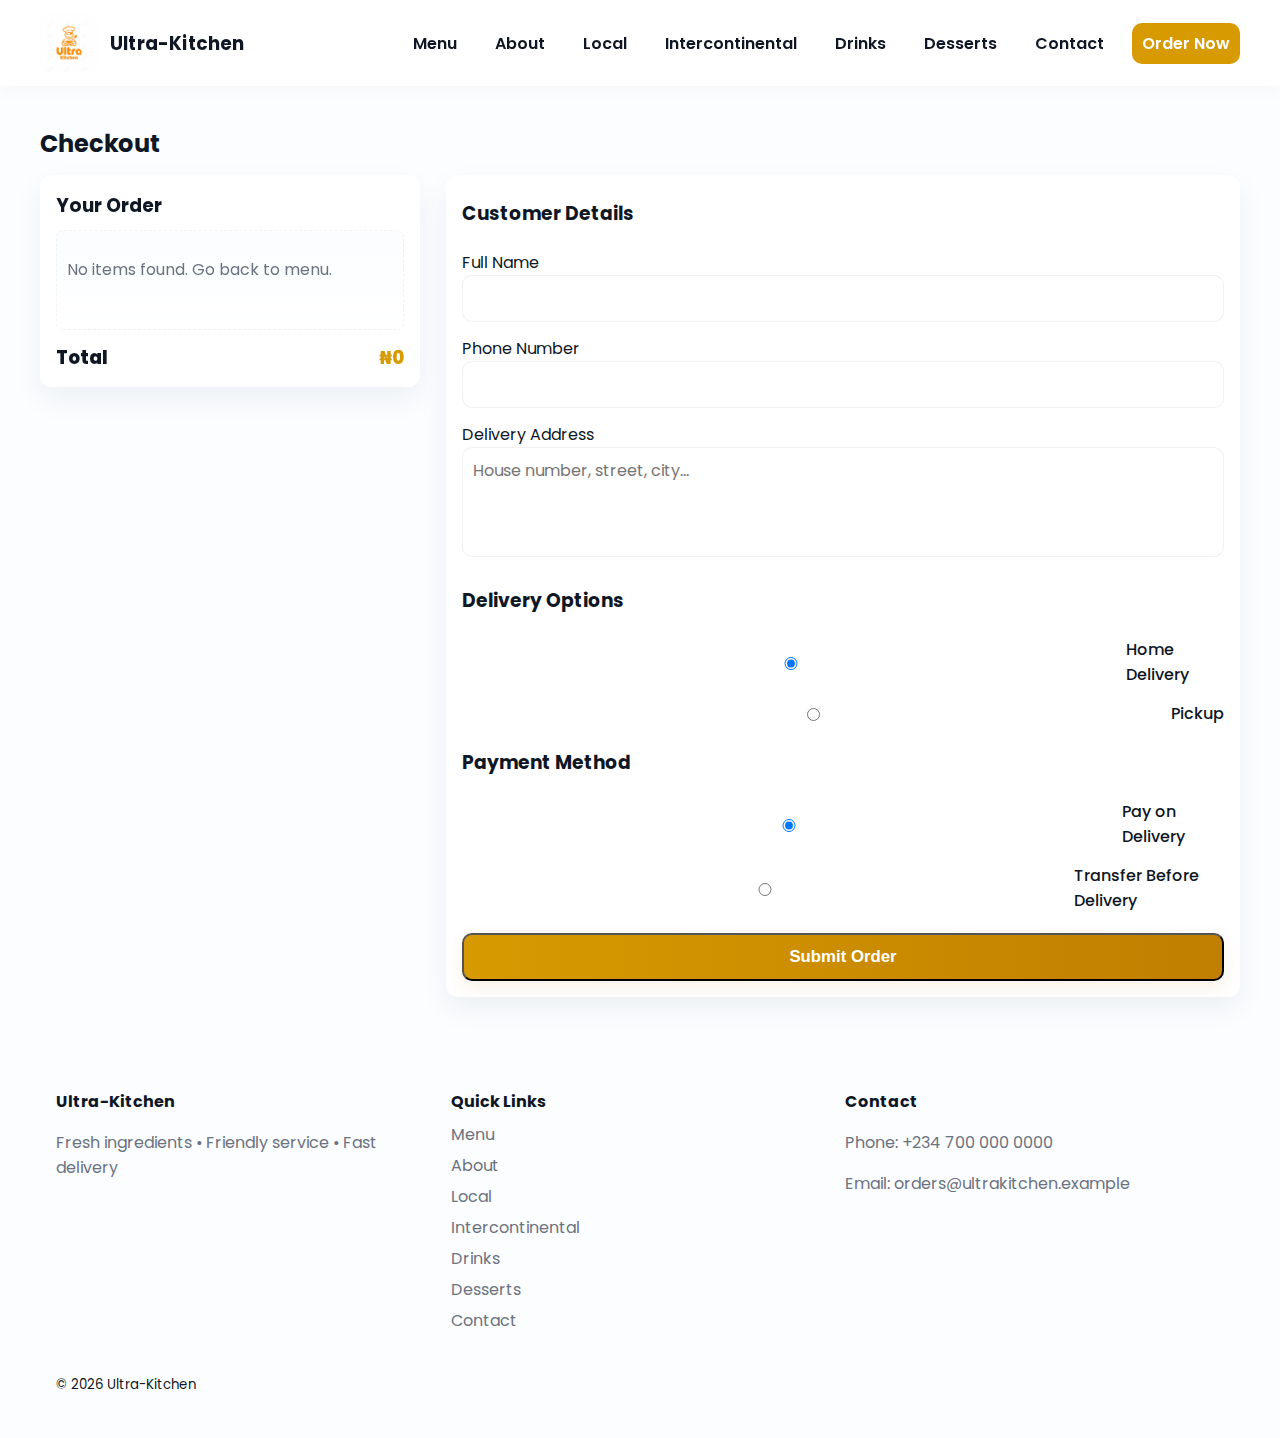
<file: otherpages.html/order.html>
<!doctype html>
<html lang="en">

<head>
    <meta charset="utf-8" />
    <meta name="viewport" content="width=device-width,initial-scale=1" />
    <title>Checkout — Ultra-Kitchen</title>
    <link rel="stylesheet" href="../global.css">
</head>

<body>

    <!-- HEADER -->
    <header class="header">
        <div class="container header-inner">
            <a class="brand" href="../index.html">
                <img class="logo" src="../images/ultra-kitchen-logo3.jpg" alt="Ultra-Kitchen Logo">
                <div class="title">Ultra-Kitchen</div>
            </a>

            <button class="menu-btn" id="menuBtn">☰</button>

            <nav class="nav" id="navMenu">
                <a href="../index.html">Menu</a>
                <a href="../otherpages.html/about.html">About</a>
                <a href="../otherpages.html/local.html">Local</a>
                <a href="../otherpages.html/intercontinental.html">Intercontinental</a>
                <a href="../otherpages.html/drinks.html">Drinks</a>
                <a href="../otherpages.html/desserts.html">Desserts</a>
                <a href="../otherpages.html/contacts.html">Contact</a>
                <a href="../order.html" class="cta-apply active">Order Now</a>
            </nav>
        </div>
    </header>

    <!-- MAIN CHECKOUT SECTION -->
    <main class="container section checkout-page">

        <h2 class="section-title">Checkout</h2>

        <div class="checkout-grid">

            <!-- ORDER SUMMARY -->
            <aside class="card order-summary">
                <h3>Your Order</h3>
                <div class="order-list" id="checkoutOrderList">
                    <p class="muted">Loading your items...</p>
                </div>

                <div class="order-total">
                    <div>Total</div>
                    <div class="total-amount">₦<span id="checkoutTotal">0</span></div>
                </div>
            </aside>

            <!-- CUSTOMER DETAILS -->
            <form class="card checkout-form" id="orderForm">

                <h3>Customer Details</h3>

                <label>
                    Full Name
                    <input type="text" required>
                </label>

                <label>
                    Phone Number
                    <input type="tel" required>
                </label>

                <label>
                    Delivery Address
                    <textarea required placeholder="House number, street, city..."></textarea>
                </label>

                <h3>Delivery Options</h3>
                <label class="radio">
                    <input type="radio" name="delivery" checked>
                    Home Delivery
                </label>
                <label class="radio">
                    <input type="radio" name="delivery">
                    Pickup
                </label>

                <h3>Payment Method</h3>
                <label class="radio">
                    <input type="radio" name="payment" checked>
                    Pay on Delivery
                </label>
                <label class="radio">
                    <input type="radio" name="payment">
                    Transfer Before Delivery
                </label>

                <button class="btn btn-primary full-width" type="submit">Submit Order</button>
            </form>

        </div>

    </main>

    <!-- FOOTER -->
    <footer class="site-footer">
        <div class="container footer-grid">
            <div>
                <h4>Ultra-Kitchen</h4>
                <p class="muted">Fresh ingredients • Friendly service • Fast delivery</p>
            </div>
            <div>
                <h4>Quick Links</h4>
                <nav class="footer-nav">
                    <a href="./index.html">Menu</a>
                    <a href="./otherpages.html/about.html">About</a>
                    <a href="./otherpages.html/local.html">Local</a>
                    <a href="./otherpages.html/intercontinental.html">Intercontinental</a>
                    <a href="./otherpages.html/drinks.html">Drinks</a>
                    <a href="./otherpages.html/desserts.html">Desserts</a>
                    <a href="./otherpages.html/contacts.html">Contact</a>
                </nav>
            </div>
            <div>
                <h4>Contact</h4>
                <p class="muted">Phone: +234 700 000 0000</p>
                <p class="muted">Email: orders@ultrakitchen.example</p>
            </div>
        </div>

        <div class="container copyright">
            <small>© <span class="year"></span> Ultra-Kitchen</small>
        </div>
    </footer>

    <script src="../global.js" defer></script>

</body>

</html>
</file>
<file: global.css>
/* global.css — Ultra-Kitchen light theme, single stylesheet */
/* VARIABLES */
/* IMPORT POPPINS */
@import url('https://fonts.googleapis.com/css2?family=Poppins:wght@300;400;500;600;700;800&display=swap');

:root {
    --bg: #fbfdff;
    --card: #ffffff;
    --accent: #d79a00;
    /* warm gold accent */
    --accent-dark: #c07f00;
    --muted: #6b7280;
    --maxw: 1200px;
    --radius: 14px;
    --shadow: 0 12px 30px rgba(20, 30, 60, 0.06);
    --glass: rgba(255, 255, 255, 0.85);
    --text: #0f1724;
}

/* BASE */
* {
    box-sizing: border-box;
    list-style-type: none !important;
    /* font-family: "Poppins", system-ui, -apple-system, Segoe UI, Roboto, "Helvetica Neue", Arial; */
}

html,
body {
    height: 100%;
    margin: 0;
    font-family: "Poppins", system-ui, -apple-system, Segoe UI, Roboto, "Helvetica Neue", Arial;
    color: var(--text);
    background: var(--bg);
    -webkit-font-smoothing: antialiased
}

.container {
    max-width: var(--maxw);
    margin: 0 auto;
    padding: 1rem
}

/* HEADER */
.header {
    background: var(--card);
    position: sticky;
    top: 0;
    z-index: 60;
    box-shadow: 0 4px 18px rgba(12, 20, 40, 0.03)
}

.header-inner {
    display: flex;
    align-items: center;
    justify-content: space-between;
    gap: 12px;
    padding: 14px 0
}

.brand {
    display: flex;
    align-items: center;
    gap: 12px;
    text-decoration: none;
    color: inherit
}

.brand .logo {
    width: 58px;
    height: 58px;
    border-radius: 10px;
    object-fit: cover
}

.brand .title {
    font-weight: 700;
    font-size: 1.15rem;
    letter-spacing: 0.2px
}

/* desktop nav */
.nav {
    display: flex;
    gap: 18px;
    align-items: center
}

.nav a {
    color: inherit;
    text-decoration: none;
    padding: 8px 10px;
    border-radius: 10px;
    font-weight: 600
}

.nav a:hover {
    background: rgba(0, 0, 0, 0.03)
}

.nav a.active {
    color: var(--accent)
}

.cta-apply {
    /* background: linear-gradient(90deg, var(--accent), var(--accent-dark)); */
    color: #fff !important;
    background-color: #D79A00;
    padding: 8px 14px;
    border-radius: 10px
}

.nav a.cta-apply:hover {
    background-color: #D79A00 !important;
    color: #fff !important;
}

/* menu button */
.menu-btn {
    display: none;
    background: none;
    border: 0;
    font-size: 26px;
    cursor: pointer;
}

/* HERO — cinematic overlay light theme */
.hero.cinematic {
    position: relative;
    height: 56vh;
    min-height: 420px;
    margin-bottom: 18px;
    overflow: hidden;
    border-radius: 14px
}

.order-btn {
    color: white !important;
}

.hero-slide {
    position: absolute;
    inset: 0;
    background-size: cover;
    background-position: center;
    /* filter: contrast(1.02) saturate(1.03) */
}


/* BEST HERO ANIMATION — Luxury Soft Blur Reveal */
.hero-slide {
    opacity: 0;
    transform: translateX(-40px);
    animation: heroEditorial 1s cubic-bezier(.22,1,.36,1) forwards;
}

@keyframes heroEditorial {
    0% {
        opacity: 0;
        transform: translateX(-40px);
    }
    100% {
        opacity: 1;
        transform: translateX(0);
    }
}


.hero-overlay {
    position: absolute;
    inset: 0;
    /* background: linear-gradient(180deg, rgba(255, 255, 255, 0.12), rgba(255, 255, 255, 0.4)); */
    /* backdrop-filter: blur(2px) */
}

.hero-content {
    position: relative;
    z-index: 2;
    padding: 48px 1rem;
    color: var(--text);
    max-width: 780px
}

/* @media (max-width:1100px) { .hero-content { padding-top: 16px; } } */
.hero-title {
    font-size: 2.4rem;
    margin: 0 0 8px;
    font-weight: 800;
    color: white !important;
}

.hero-sub {
    color: white;
    margin-bottom: 16px
}

.hero-ctas {
    display: flex;
    gap: 12px
}

.btn {
    display: inline-block;
    padding: 10px 16px;
    border-radius: 10px;
    text-decoration: none;
    font-weight: 700;
    cursor: pointer
}

.btn-primary {
    background: linear-gradient(90deg, var(--accent), var(--accent-dark));
    color: #fff;
    box-shadow: 0 6px 18px rgba(200, 140, 30, 0.12)
}

.btn-primary:hover {
    background: linear-gradient(90deg, var(--accent), var(--accent-dark));
}

.btn-outline {
    background: transparent;
    border: 1px solid rgba(15, 20, 30, 0.06);
    color: var(--text)
}

/* MAIN LAYOUT */
.section {
    padding: 20px 0
}

.section-title {
    font-size: 1.5rem;
    margin-bottom: 14px;
    font-weight: 700
}

/* MENU GRID - big rectangular cards 16:9 feel */
.menu-grid {
    display: grid;
    grid-template-columns: repeat(3, 1fr);
    gap: 20px
}

@media (max-width:1100px) {
    .menu-grid {
        grid-template-columns: repeat(2, 1fr)
    }
}

@media (max-width:700px) {
    .menu-grid {
        grid-template-columns: 1fr
    }
}

.menu-card {
    background: var(--card);
    border-radius: 12px;
    box-shadow: var(--shadow);
    overflow: hidden;
    display: flex;
    flex-direction: column
}

.menu-photo {
    width: 100%;
    height: 0;
    padding-bottom: 56.25%;
    position: relative;
    overflow: hidden
}
.menu-card {
    opacity: 0;
    transform: translateY(30px) scale(0.97);
    transition: 
        opacity 0.9s cubic-bezier(.22,1,.36,1),
        transform 1s cubic-bezier(.22,1,.36,1),
        box-shadow 0.8s ease;
    will-change: opacity, transform, box-shadow;
    box-shadow: 0 12px 30px rgba(20, 30, 60, 0.06);
}

.menu-card.visible {
    opacity: 1;
    transform: translateY(0) scale(1);
    box-shadow: 0 16px 36px rgba(20, 30, 60, 0.08);
}

/* 16:9 */
.menu-photo img {
    position: absolute;
    inset: 0;
    width: 100%;
    height: 100%;
    object-fit: cover;
    /* transition: transform .45s cubic-bezier(.2, .9, .2, 1) */
}
/* Smooth fade + lift + parallax zoom */
.menu-photo img {
    opacity: 0;
    transform: translateY(40px) scale(1.05);
    transition: 
        opacity 0.9s cubic-bezier(.22,1,.36,1),
        transform 1.1s cubic-bezier(.22,1,.36,1);
    will-change: opacity, transform;
}

.menu-photo img.visible {
    opacity: 1;
    transform: translateY(0) scale(1);
}


.menu-card:hover .menu-photo img {
    transform: scale(1.05)
}

.menu-body {
    padding: 14px
}

.menu-body h3 {
    margin: 0;
    font-size: 1.05rem
}

.menu-body p {
    margin: 8px 0;
    color: var(--muted)
}

.menu-meta {
    display: flex;
    align-items: center;
    justify-content: space-between;
    gap: 12px;
    margin-top: 10px
}

.price {
    font-weight: 800;
    color: var(--accent)
}

.qty {
    width: 80px;
    padding: 8px;
    border-radius: 8px;
    border: 1px solid rgba(12, 20, 40, 0.06);
    font-weight: 600;
    text-align: center
}

/* ORDER PANEL (aside on desktop, stacked on mobile) */
.order-panel {
    position: sticky;
    top: 110px;
    max-width: 380px;
    margin-left: auto
}

@media (max-width:980px) {
    .order-panel {
        position: static;
        margin: 18px 0 0 0
    }
}

.card {
    background: var(--card);
    border-radius: 12px;
    box-shadow: var(--shadow);
    padding: 16px
}

.order-list {
    min-height: 90px;
    border-radius: 8px;
    padding: 8px;
    background: linear-gradient(180deg, #fbfdff, #fff);
    border: 1px dashed rgba(12, 20, 40, 0.04)
}

.order-item {
    display: flex;
    justify-content: space-between;
    padding: 8px 6px;
    border-bottom: 1px solid rgba(12, 20, 40, 0.03)
}

.order-total {
    display: flex;
    justify-content: space-between;
    align-items: center;
    margin-top: 14px;
    font-size: 1.15rem;
    font-weight: 800
}

.total-amount {
    color: var(--accent)
}

/* FOOTER */
.site-footer {
    padding: 26px 0;
    margin-top: 30px
}

.footer-grid {
    display: grid;
    grid-template-columns: repeat(3, 1fr);
    gap: 16px
}

.footer-grid h4 {
    margin: 0 0 8px
}

.footer-nav a {
    display: block;
    color: var(--muted);
    text-decoration: none;
    margin-bottom: 6px
}

/* utils */
.muted {
    color: var(--muted)
}

.small {
    font-size: 0.92rem
}

.full-width {
    display: block;
    width: 100%;
    text-align: center
}

/* MOBILE NAV behavior + fadeDown animation */
@media (max-width:768px) {
    .menu-btn {
        display: block
    }

    .nav {
        display: none;
        position: absolute;
        top: 72px;
        left: 0;
        width: 100%;
        background: var(--card);
        flex-direction: column;
        padding: 18px 12px;
        gap: 12px;
        text-align: center;
        box-shadow: 0 12px 30px rgba(12, 20, 40, 0.08);
        z-index: 999;
        opacity: 0;
        transform: translateY(-8px);
        transition: opacity .32s ease, transform .32s ease
    }

    .nav.show {
        display: flex;
        opacity: 1;
        transform: translateY(0);
        animation: fadeDown .32s ease forwards
    }

    .header-inner {
        position: relative
    }

    .order-panel {
        position: static;
        margin-top: 18px
    }
}

/* fadeDown */
@keyframes fadeDown {
    0% {
        opacity: 0;
        transform: translateY(-10px)
    }

    100% {
        opacity: 1;
        transform: translateY(0)
    }
}

/* small screens */
@media (max-width:420px) {
    .brand .title {
        font-size: 1rem
    }

    .menu-body h3 {
        font-size: 1rem
    }

    .qty {
        width: 64px
    }

    .hero-title {
        font-size: 1.6rem
    }
}

.about-grid {
    display: grid;
    grid-template-columns: 1fr 1fr;
    gap: 3rem;
    align-items: center;
}

.about-image-wrapper {
    width: 100%;
    overflow: hidden;
    border-radius: 16px;
}

.about-image {
    width: 100%;
    height: 100%;
    object-fit: cover;
    display: block;
    border-radius: 16px;
}

/* Responsive layout */
@media (max-width: 768px) {
    .about-grid {
        grid-template-columns: 1fr;
        gap: 2rem;
    }

    .about-image {
        height: 260px;
    }
}

/* -------------------------------------------------- */
/* ORDER PAGE — Ultra-Kitchen Checkout Styles */
/* -------------------------------------------------- */
/* Layout grid for checkout page */
.checkout-grid {
    display: grid;
    grid-template-columns: 380px 1fr;
    gap: 26px;
    margin-top: 10px;
}

@media (max-width: 980px) {
    .checkout-grid {
        grid-template-columns: 1fr;
    }
}

/* ORDER SUMMARY BOX */
.order-summary {
    position: sticky;
    top: 110px;
    height: fit-content;
}

@media (max-width: 980px) {
    .order-summary {
        position: static;
        margin-bottom: 20px;
    }
}

.order-summary h3 {
    margin: 0 0 10px;
}

/* Checkout order list */
#checkoutOrderList {
    min-height: 100px;
    background: linear-gradient(180deg, #fbfdff, #fff);
    border: 1px dashed rgba(12, 20, 40, 0.05);
    border-radius: 8px;
    padding: 10px;
}

.checkout-item {
    display: flex;
    justify-content: space-between;
    padding: 8px 6px;
    border-bottom: 1px solid rgba(12, 20, 40, 0.04);
}

.checkout-item:last-child {
    border-bottom: none;
}

#checkoutTotal {
    font-weight: 800;
    color: var(--accent);
}

/* -------------------------------------------------- */
/* CUSTOMER FORM */
/* -------------------------------------------------- */
.checkout-form {
    display: flex;
    flex-direction: column;
    gap: 14px;
}

.checkout-form h3 {
    margin: 8px 0;
}

/* Inputs & textarea styled like your qty inputs */
.checkout-form input,
.checkout-form textarea {
    width: 100%;
    padding: 10px;
    border-radius: 10px;
    border: 1px solid rgba(12, 20, 40, 0.06);
    font-size: 1rem;
    font-family: inherit;
    resize: none;
}

.checkout-form textarea {
    min-height: 110px;
}

/* Radio buttons */
.checkout-form .radio {
    display: flex;
    align-items: center;
    gap: 8px;
    font-weight: 500;
}

/* Submit button full width */
.checkout-form button[type="submit"] {
    margin-top: 6px;
    padding: 12px;
    font-size: 1.05rem;
}

/* -------------------------------------------------- */
/* Mobile improvements */
/* -------------------------------------------------- */
@media (max-width: 480px) {

    .checkout-form input,
    .checkout-form textarea {
        font-size: 0.95rem;
    }
}

/* Additional responsive adjustments for better mobile experience */
@media (max-width: 768px) {
    .footer-grid {
        grid-template-columns: 1fr;
    }
}

@media (max-width: 480px) {
    .container {
        padding: 0.5rem;
    }

    .hero-content {
        padding: 24px 0.5rem;
    }

    .hero-ctas {
        flex-direction: column;
        align-items: flex-start;
    }

    .menu-body {
        padding: 10px;
    }
}
</file>
